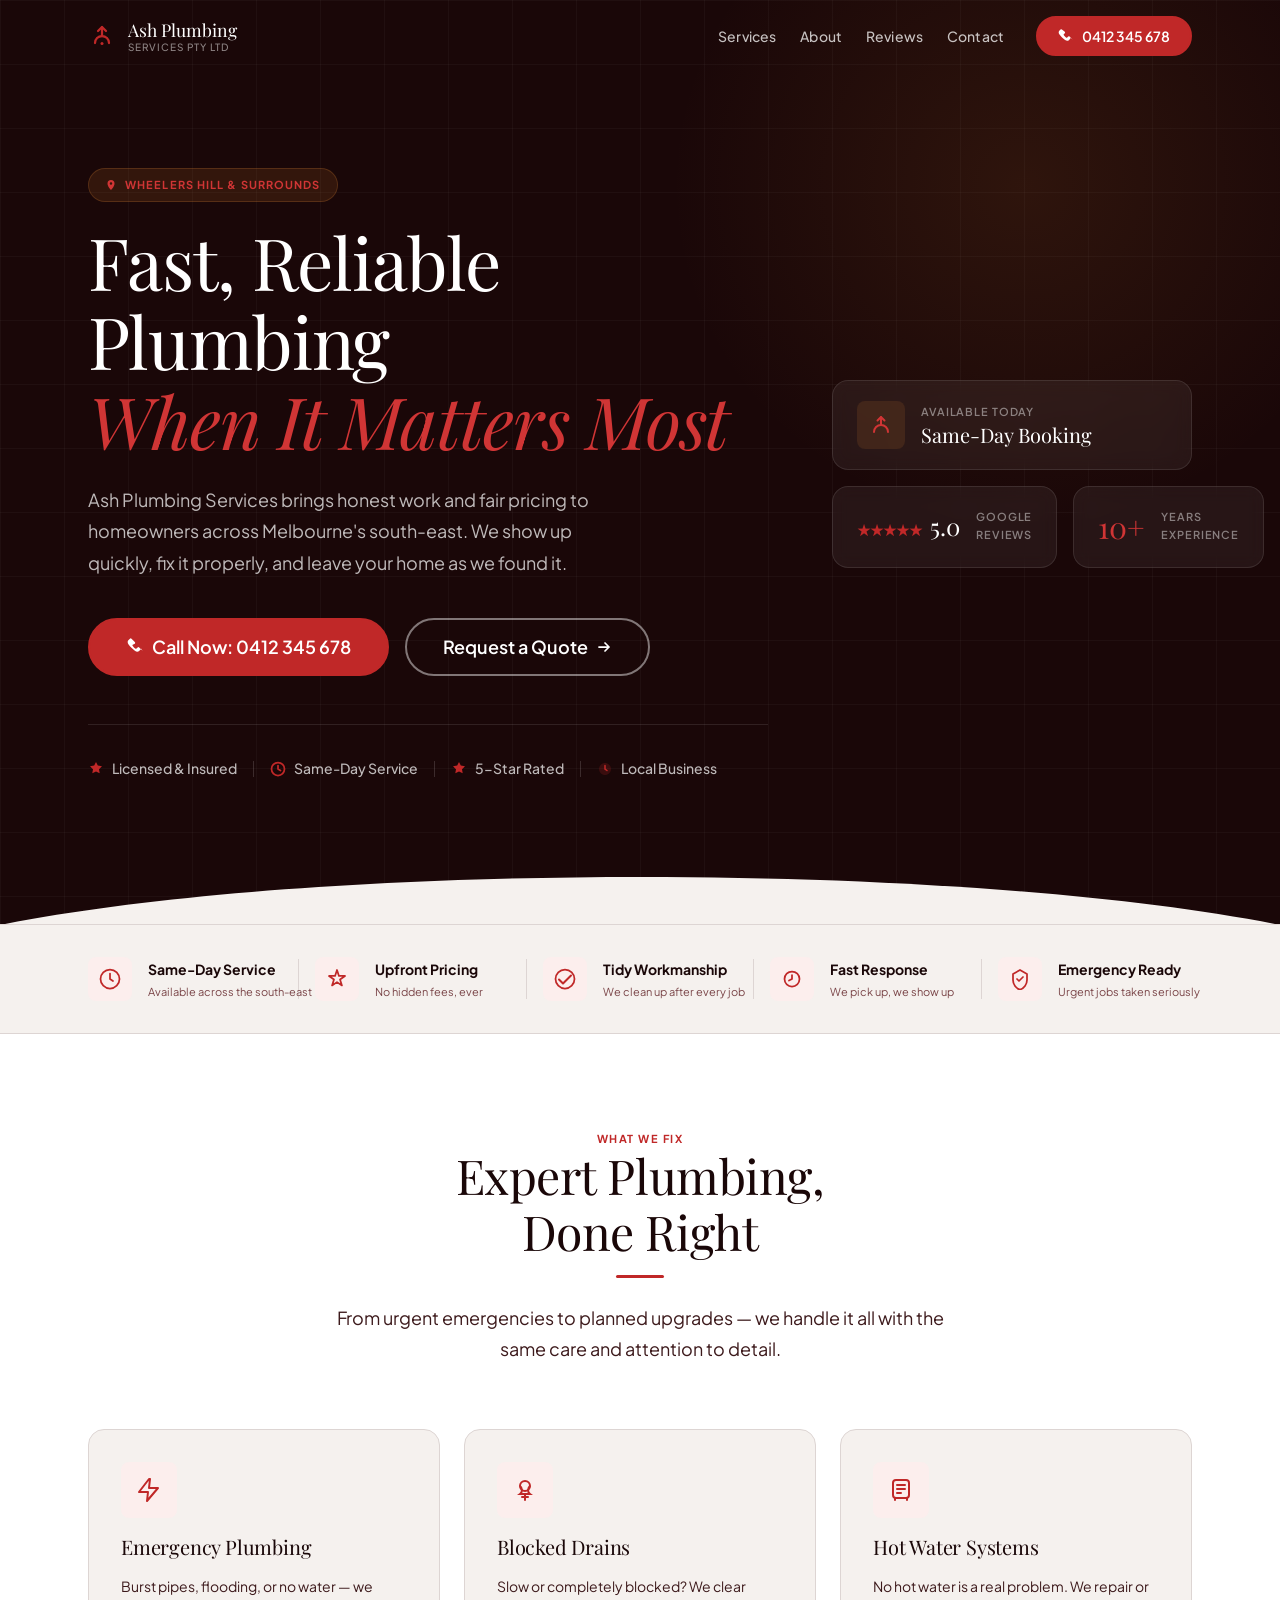
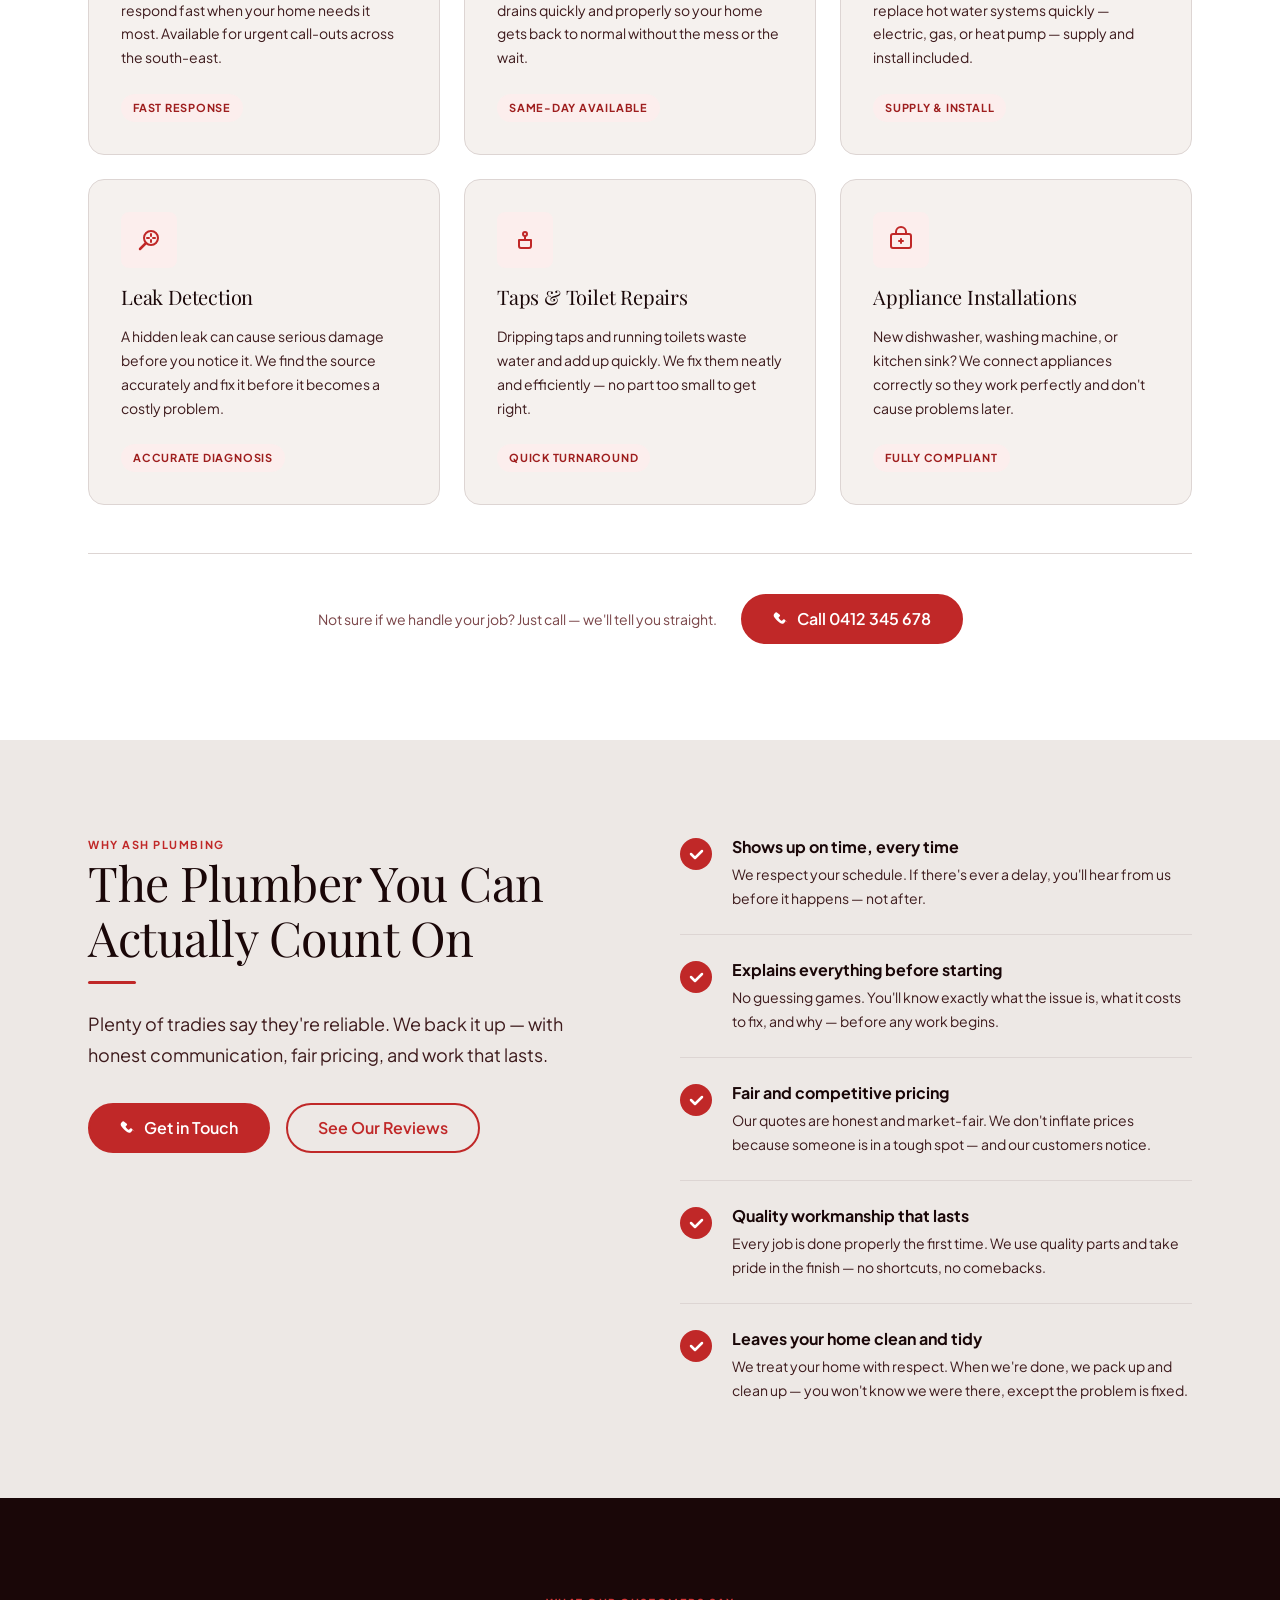
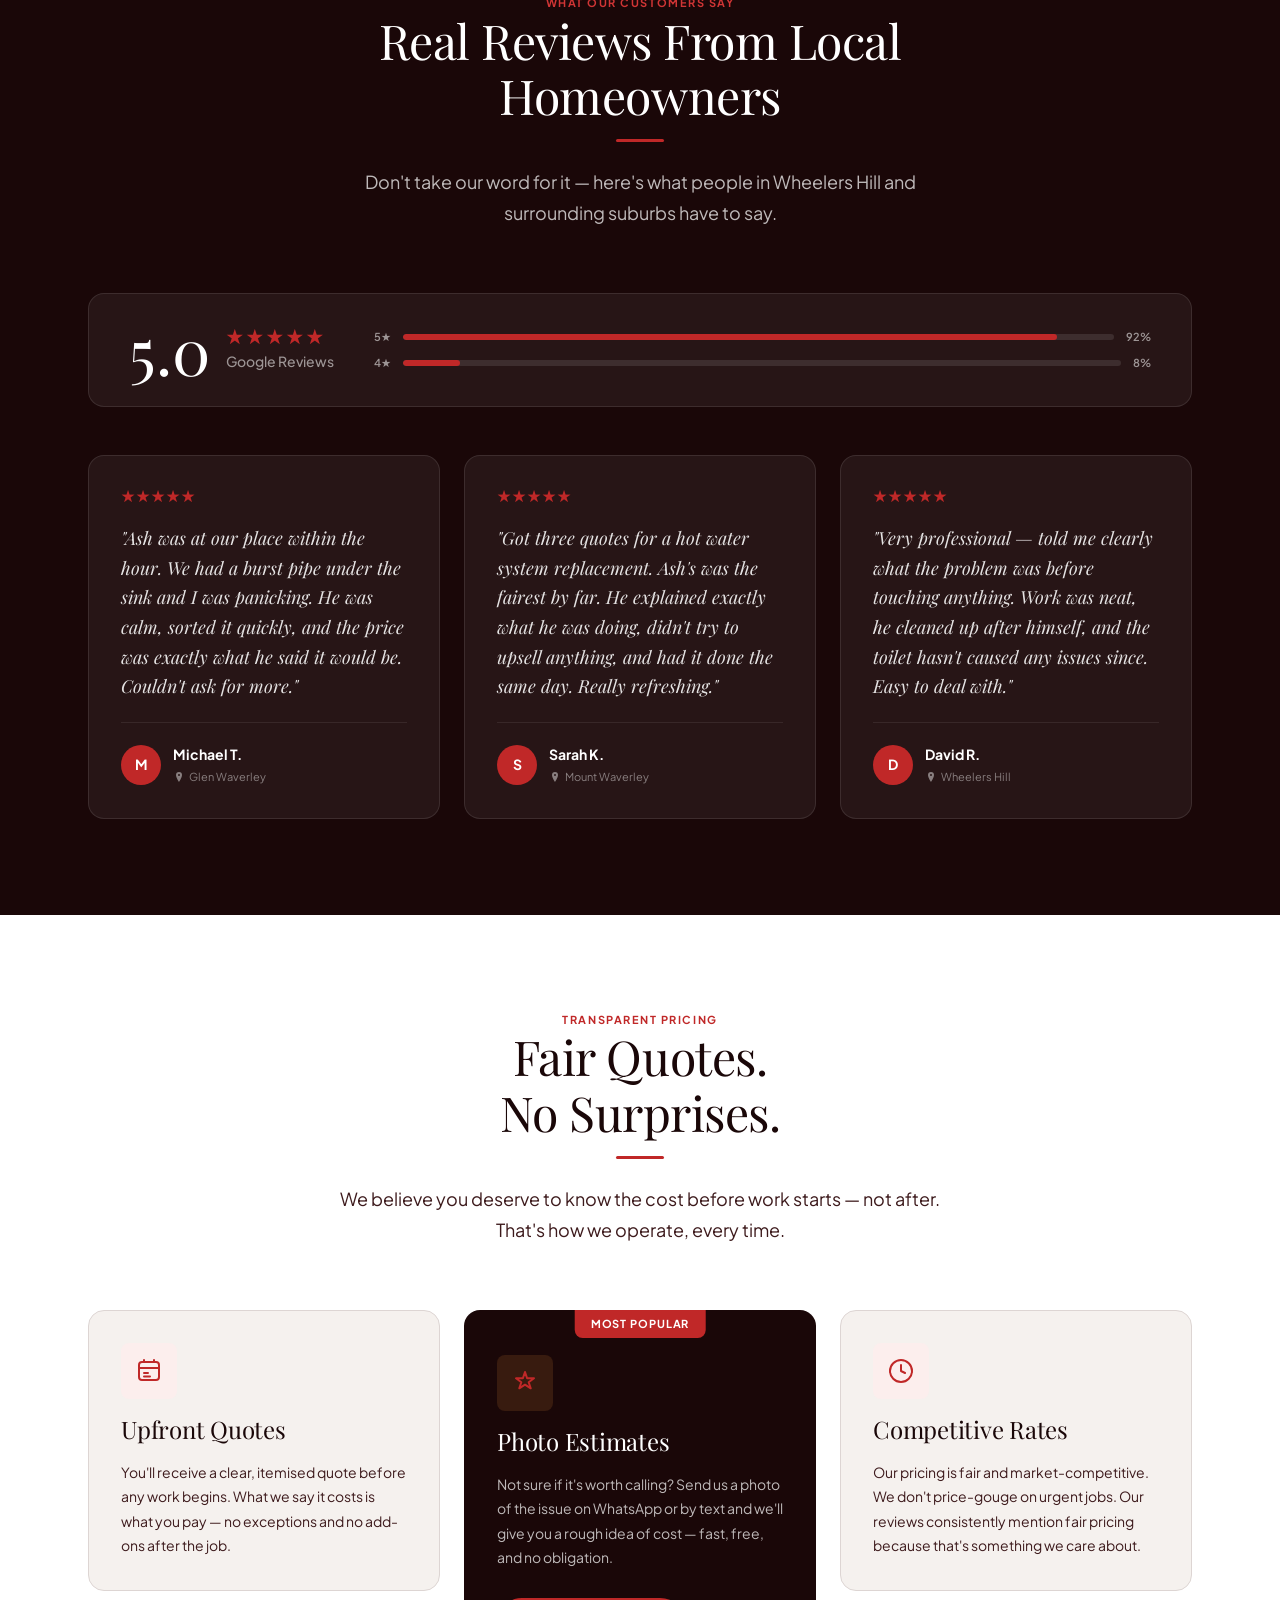
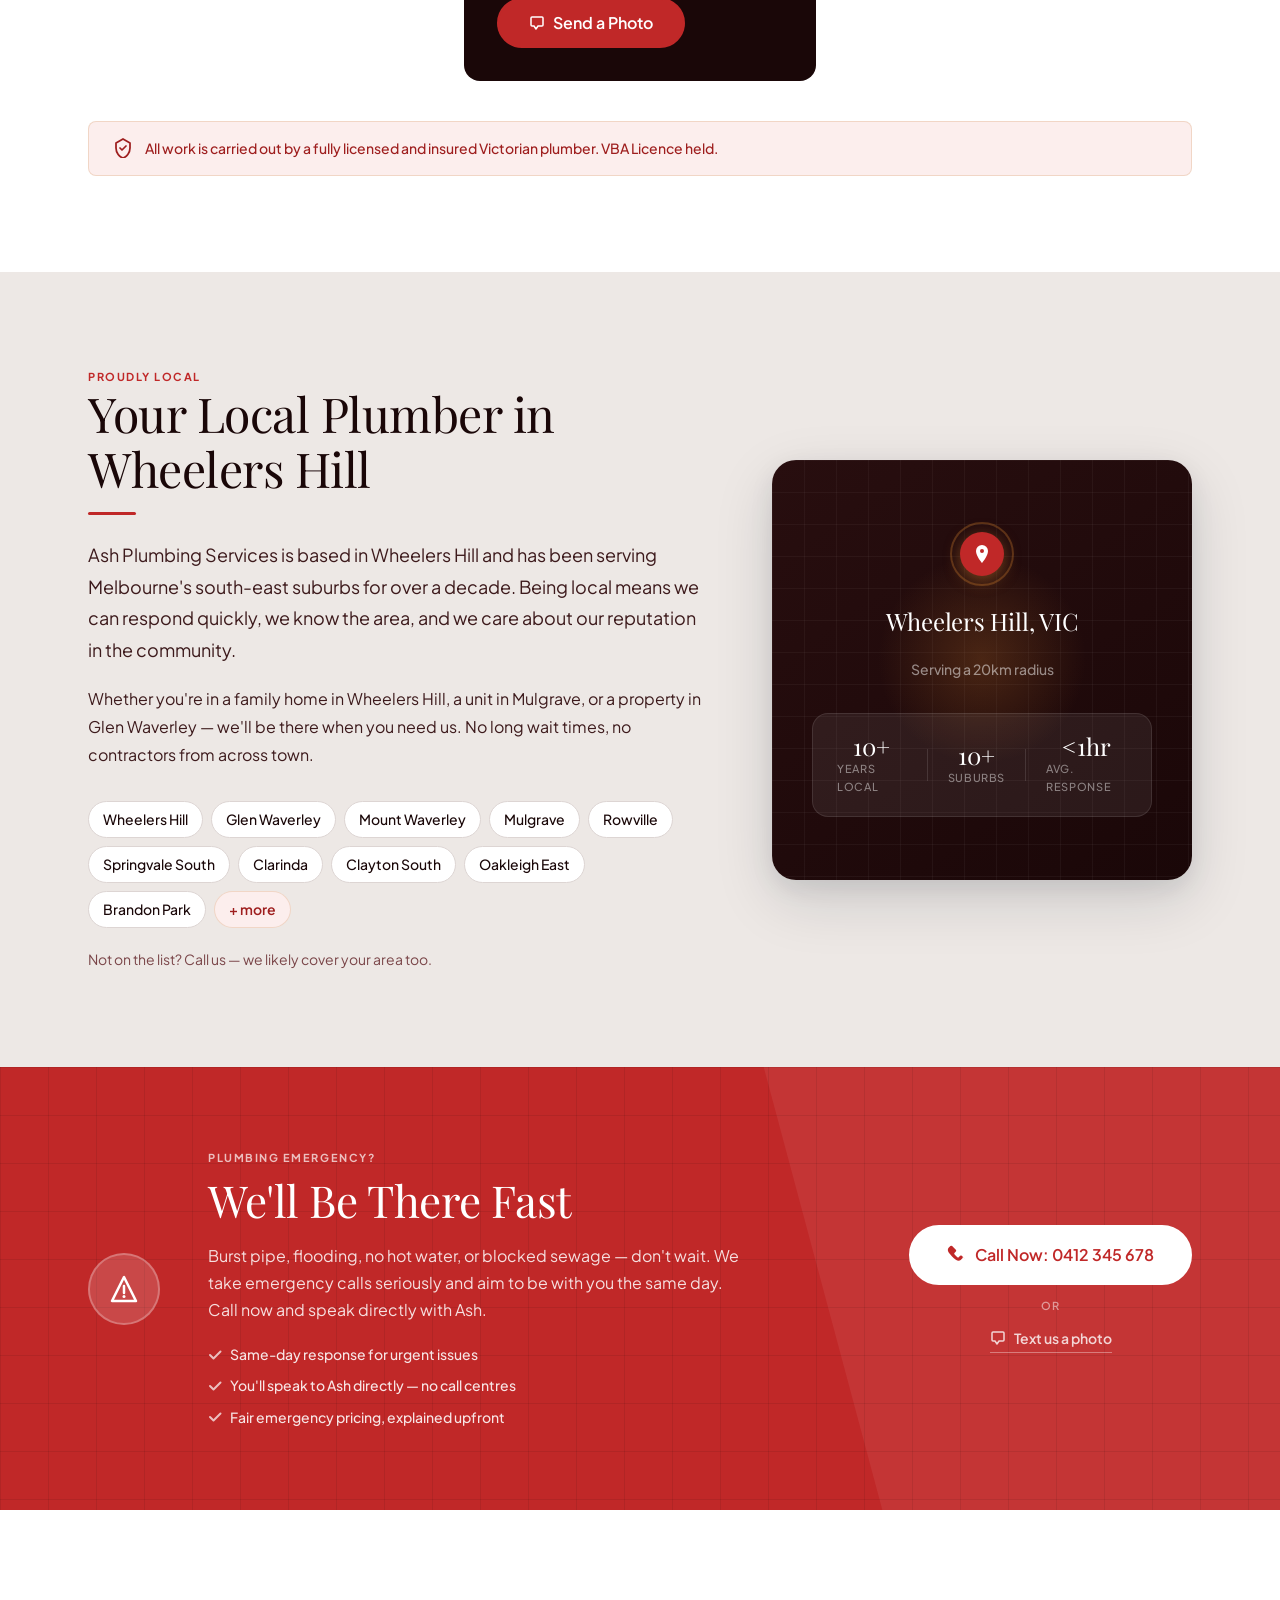
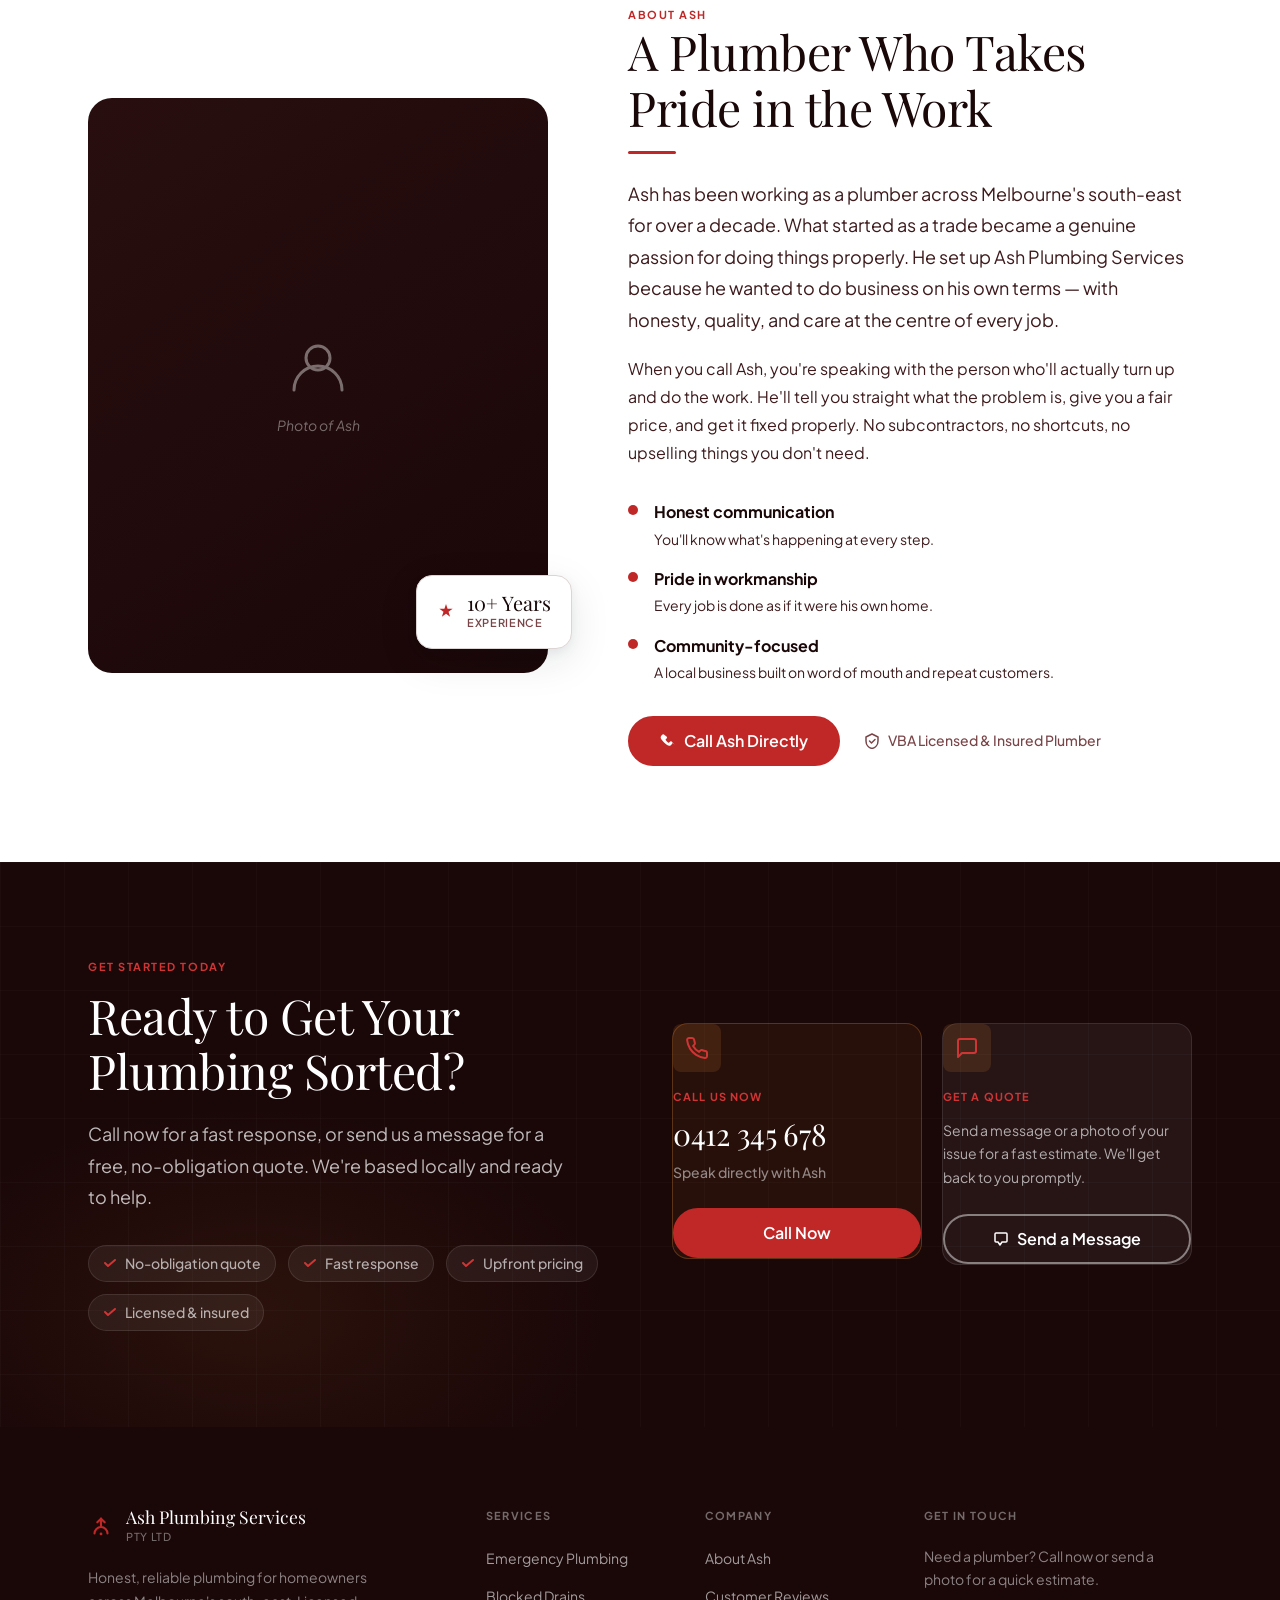
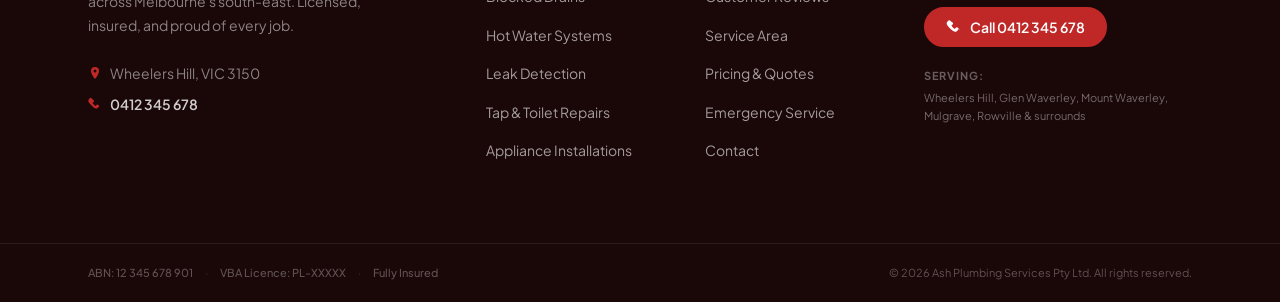
<file: index.html>
<!DOCTYPE html>
<html lang="en-AU">
<head>
  <meta charset="UTF-8">
  <meta name="viewport" content="width=device-width, initial-scale=1.0">
  <meta http-equiv="X-UA-Compatible" content="IE=edge">

  <!-- SEO -->
  <title>Ash Plumbing Services | Local Plumber in Wheelers Hill, VIC</title>
  <meta name="description" content="Ash Plumbing Services Pty Ltd — your trusted local plumber in Wheelers Hill, Melbourne. Same-day service, upfront pricing, emergency plumbing. Call 0412 345 678.">
  <meta name="keywords" content="plumber Wheelers Hill, plumber Glen Waverley, emergency plumber Melbourne south east, blocked drains, hot water system, leak detection, local plumber Victoria">
  <meta name="author" content="Ash Plumbing Services Pty Ltd">
  <meta name="robots" content="index, follow">
  <link rel="canonical" href="https://ashplumbingservices.com.au/">

  <!-- Open Graph -->
  <meta property="og:type" content="website">
  <meta property="og:site_name" content="Ash Plumbing Services">
  <meta property="og:title" content="Ash Plumbing Services | Plumber in Wheelers Hill, VIC">
  <meta property="og:description" content="Fast, reliable plumbing across Melbourne's south-east. Same-day service, fair pricing, fully licensed. Call Ash on 0412 345 678.">
  <meta property="og:url" content="https://ashplumbingservices.com.au/">
  <meta property="og:locale" content="en_AU">

  <!-- Twitter Card -->
  <meta name="twitter:card" content="summary_large_image">
  <meta name="twitter:title" content="Ash Plumbing Services | Wheelers Hill Plumber">
  <meta name="twitter:description" content="Fast, reliable plumbing in Wheelers Hill and Melbourne's south-east. Same-day service available.">

  <!-- Fonts -->
  <link rel="preconnect" href="https://fonts.googleapis.com">
  <link rel="preconnect" href="https://fonts.gstatic.com" crossorigin>
  <link href="https://fonts.googleapis.com/css2?family=Playfair+Display:ital,wght@0,400;0,600;1,400;1,600&family=Plus+Jakarta+Sans:wght@300;400;500;600;700&display=swap" rel="stylesheet">

  <!-- Styles -->
  <link rel="stylesheet" href="components/styles.css">

  <!-- Schema.org structured data -->
  <script type="application/ld+json">
  {
    "@context": "https://schema.org",
    "@type": "Plumber",
    "name": "Ash Plumbing Services Pty Ltd",
    "description": "Licensed plumber serving Wheelers Hill and Melbourne's south-east. Emergency plumbing, blocked drains, hot water systems, leak detection and more.",
    "url": "https://ashplumbingservices.com.au",
    "telephone": "+61412345678",
    "address": {
      "@type": "PostalAddress",
      "addressLocality": "Wheelers Hill",
      "addressRegion": "VIC",
      "postalCode": "3150",
      "addressCountry": "AU"
    },
    "geo": {
      "@type": "GeoCoordinates",
      "latitude": -37.8998,
      "longitude": 145.1904
    },
    "areaServed": [
      "Wheelers Hill",
      "Glen Waverley",
      "Mount Waverley",
      "Mulgrave",
      "Rowville",
      "Springvale South",
      "Clarinda",
      "Clayton South",
      "Oakleigh East",
      "Brandon Park"
    ],
    "openingHours": "Mo-Su 07:00-20:00",
    "priceRange": "$$",
    "aggregateRating": {
      "@type": "AggregateRating",
      "ratingValue": "5.0",
      "reviewCount": "47",
      "bestRating": "5",
      "worstRating": "1"
    },
    "hasOfferCatalog": {
      "@type": "OfferCatalog",
      "name": "Plumbing Services",
      "itemListElement": [
        { "@type": "Offer", "itemOffered": { "@type": "Service", "name": "Emergency Plumbing" } },
        { "@type": "Offer", "itemOffered": { "@type": "Service", "name": "Blocked Drains" } },
        { "@type": "Offer", "itemOffered": { "@type": "Service", "name": "Hot Water Systems" } },
        { "@type": "Offer", "itemOffered": { "@type": "Service", "name": "Leak Detection" } },
        { "@type": "Offer", "itemOffered": { "@type": "Service", "name": "Tap and Toilet Repairs" } },
        { "@type": "Offer", "itemOffered": { "@type": "Service", "name": "Appliance Installations" } }
      ]
    }
  }
  </script>

  <style>
    /* ============================================================
       PAGE-LEVEL STYLES — active nav link state
       ============================================================ */
    .navbar__link.is-active {
      color: var(--white);
    }
    .navbar__link.is-active::after {
      width: 100%;
    }

    /* Skip link for accessibility */
    .skip-link {
      position: absolute;
      top: -100%;
      left: var(--sp-4);
      background-color: var(--copper);
      color: var(--white);
      font-family: var(--font-body);
      font-size: var(--text-sm);
      font-weight: 600;
      padding: var(--sp-3) var(--sp-5);
      border-radius: 0 0 var(--r) var(--r);
      z-index: 9999;
      transition: top var(--t-fast);
    }
    .skip-link:focus {
      top: 0;
    }
  </style>
</head>

<body>

  <!-- Accessibility: skip to main -->
  <a href="#main-content" class="skip-link">Skip to main content</a>

  <!-- ① NAVBAR -->
  <nav class="navbar" id="navbar" role="navigation" aria-label="Main navigation">
    <div class="container">
      <div class="navbar__inner">
        <a href="#home" class="navbar__logo" aria-label="Ash Plumbing Services — home">
          <div class="navbar__logo-icon" aria-hidden="true">
            <svg width="28" height="28" viewBox="0 0 28 28" fill="none" xmlns="http://www.w3.org/2000/svg">
              <path d="M7 21c0-3.866 3.134-7 7-7s7 3.134 7 7" stroke="currentColor" stroke-width="2.25" stroke-linecap="round"/>
              <path d="M14 14V5" stroke="currentColor" stroke-width="2.25" stroke-linecap="round"/>
              <path d="M10 9l4-4 4 4" stroke="currentColor" stroke-width="2.25" stroke-linecap="round" stroke-linejoin="round"/>
              <circle cx="14" cy="21.5" r="1.5" fill="currentColor"/>
            </svg>
          </div>
          <div class="navbar__logo-text">
            <span class="navbar__logo-name">Ash Plumbing</span>
            <span class="navbar__logo-sub">Services Pty Ltd</span>
          </div>
        </a>
        <ul class="navbar__links" role="list">
          <li><a href="#services" class="navbar__link">Services</a></li>
          <li><a href="#about" class="navbar__link">About</a></li>
          <li><a href="#reviews" class="navbar__link">Reviews</a></li>
          <li><a href="#contact" class="navbar__link">Contact</a></li>
        </ul>
        <a href="tel:0412345678" class="btn btn--primary btn-sm navbar__cta" aria-label="Call Ash Plumbing: 0412 345 678">
          <svg width="16" height="16" viewBox="0 0 16 16" fill="none" aria-hidden="true">
            <path d="M14.5 11.5l-2.9-2.9a1 1 0 00-1.4 0l-1 1c-.2.2-.5.3-.8.1-.9-.6-2.1-1.8-2.7-2.7-.2-.3-.1-.6.1-.8l1-1a1 1 0 000-1.4L3.9 1.5a1 1 0 00-1.4 0L1.3 2.7C.5 3.5.4 5 1.5 6.4c1.5 2 3.5 4 5.6 5.6 1.4 1.1 2.9 1 3.7.2l1.2-1.2a1 1 0 000-1.5z" fill="currentColor"/>
          </svg>
          0412 345 678
        </a>
        <button class="navbar__burger" id="navBurger" aria-label="Open menu" aria-expanded="false" aria-controls="navMobile">
          <span></span><span></span><span></span>
        </button>
      </div>
    </div>
    <div class="navbar__mobile" id="navMobile" aria-hidden="true">
      <div class="container">
        <ul class="navbar__mobile-links" role="list">
          <li><a href="#services" class="navbar__mobile-link">Services</a></li>
          <li><a href="#about" class="navbar__mobile-link">About</a></li>
          <li><a href="#reviews" class="navbar__mobile-link">Reviews</a></li>
          <li><a href="#contact" class="navbar__mobile-link">Contact</a></li>
        </ul>
        <a href="tel:0412345678" class="btn btn--primary" style="width:100%; margin-top:1.25rem; justify-content:center;">
          <svg width="16" height="16" viewBox="0 0 16 16" fill="none" aria-hidden="true">
            <path d="M14.5 11.5l-2.9-2.9a1 1 0 00-1.4 0l-1 1c-.2.2-.5.3-.8.1-.9-.6-2.1-1.8-2.7-2.7-.2-.3-.1-.6.1-.8l1-1a1 1 0 000-1.4L3.9 1.5a1 1 0 00-1.4 0L1.3 2.7C.5 3.5.4 5 1.5 6.4c1.5 2 3.5 4 5.6 5.6 1.4 1.1 2.9 1 3.7.2l1.2-1.2a1 1 0 000-1.5z" fill="currentColor"/>
          </svg>
          Call Now: 0412 345 678
        </a>
      </div>
    </div>
  </nav>

  <!-- Navbar component styles -->
  <style>
    .navbar { position:fixed; top:0; left:0; right:0; z-index:1000; background-color:transparent; transition:background-color var(--t),box-shadow var(--t),border-bottom-color var(--t); border-bottom:1px solid transparent; }
    .navbar.scrolled { background-color:rgba(12,25,41,0.97); backdrop-filter:blur(12px); -webkit-backdrop-filter:blur(12px); box-shadow:0 2px 20px rgba(0,0,0,.25); border-bottom-color:rgba(255,255,255,.06); }
    .navbar__inner { display:flex; align-items:center; height:72px; gap:var(--sp-8); }
    .navbar__logo { display:flex; align-items:center; gap:var(--sp-3); color:var(--white); flex-shrink:0; transition:opacity var(--t-fast); }
    .navbar__logo:hover { opacity:0.85; }
    .navbar__logo-icon { color:var(--copper); flex-shrink:0; }
    .navbar__logo-text { display:flex; flex-direction:column; }
    .navbar__logo-name { font-family:var(--font-display); font-size:1.1rem; line-height:1.1; color:var(--white); font-weight:400; }
    .navbar__logo-sub { font-family:var(--font-body); font-size:0.625rem; font-weight:500; letter-spacing:0.10em; text-transform:uppercase; color:rgba(255,255,255,.5); line-height:1; margin-top:2px; }
    .navbar__links { display:flex; align-items:center; gap:var(--sp-6); margin-left:auto; }
    .navbar__link { font-size:var(--text-sm); font-weight:500; color:rgba(255,255,255,.75); letter-spacing:0.01em; transition:color var(--t-fast); position:relative; }
    .navbar__link::after { content:''; position:absolute; bottom:-3px; left:0; width:0; height:2px; background-color:var(--copper); border-radius:var(--r-full); transition:width var(--t); }
    .navbar__link:hover, .navbar__link.is-active { color:var(--white); }
    .navbar__link:hover::after, .navbar__link.is-active::after { width:100%; }
    .navbar__cta { flex-shrink:0; font-size:var(--text-sm); padding:10px 20px; }
    .navbar__burger { display:none; flex-direction:column; justify-content:center; gap:5px; width:36px; height:36px; margin-left:auto; padding:4px; }
    .navbar__burger span { display:block; width:22px; height:2px; background-color:var(--white); border-radius:var(--r-full); transition:transform var(--t),opacity var(--t); }
    .navbar__burger.is-open span:nth-child(1) { transform:translateY(7px) rotate(45deg); }
    .navbar__burger.is-open span:nth-child(2) { opacity:0; transform:scaleX(0); }
    .navbar__burger.is-open span:nth-child(3) { transform:translateY(-7px) rotate(-45deg); }
    .navbar__mobile { display:none; overflow:hidden; max-height:0; transition:max-height 0.35s var(--ease); background-color:var(--navy); border-top:1px solid rgba(255,255,255,.08); }
    .navbar__mobile.is-open { max-height:400px; }
    .navbar__mobile > .container { padding-block:var(--sp-6); }
    .navbar__mobile-links { display:flex; flex-direction:column; gap:0; }
    .navbar__mobile-link { display:block; font-size:var(--text-lg); font-weight:500; color:rgba(255,255,255,.80); padding:var(--sp-3) 0; border-bottom:1px solid rgba(255,255,255,.08); transition:color var(--t-fast); }
    .navbar__mobile-link:hover { color:var(--white); }
    @media(max-width:860px) { .navbar__links{display:none} .navbar__cta{display:none} .navbar__burger{display:flex} .navbar__mobile{display:block} }
    @media(max-width:480px) { .navbar__logo-sub{display:none} .navbar__inner{height:64px} }
  </style>

  <main id="main-content">

    <!-- ② HERO -->
    <section class="hero section--dark" id="home" aria-label="Hero">
      <div class="hero__bg" aria-hidden="true">
        <div class="hero__bg-grid"></div>
        <div class="hero__bg-glow"></div>
      </div>
      <div class="container">
        <div class="hero__inner">
          <div class="hero__content">
            <div class="badge badge--light anim-fade-up" role="text">
              <svg width="12" height="12" viewBox="0 0 12 12" fill="none" aria-hidden="true"><path d="M6 1a3.5 3.5 0 00-3.5 3.5C2.5 7.5 6 11 6 11s3.5-3.5 3.5-6.5A3.5 3.5 0 006 1zm0 4.75a1.25 1.25 0 110-2.5 1.25 1.25 0 010 2.5z" fill="currentColor"/></svg>
              Wheelers Hill &amp; Surrounds
            </div>
            <h1 class="display-1 hero__headline anim-fade-up anim-d1">
              Fast, Reliable Plumbing<br>
              <em class="hero__headline-em">When It Matters Most</em>
            </h1>
            <p class="body-lg hero__sub anim-fade-up anim-d2">
              Ash Plumbing Services brings honest work and fair pricing to homeowners across Melbourne's south-east. We show up quickly, fix it properly, and leave your home as we found it.
            </p>
            <div class="hero__ctas anim-fade-up anim-d3">
              <a href="tel:0412345678" class="btn btn--primary btn-lg" aria-label="Call Ash Plumbing on 0412 345 678">
                <svg width="18" height="18" viewBox="0 0 18 18" fill="none" aria-hidden="true"><path d="M16.5 12.75l-3.3-3.3a1.125 1.125 0 00-1.575 0l-1.125 1.125c-.225.225-.562.337-.9.112-1.012-.675-2.362-2.025-3.037-3.037-.225-.338-.113-.675.112-.9L8.8 5.625a1.125 1.125 0 000-1.575L5.5 0.75A1.125 1.125 0 003.925.75L2.35 2.325C1.45 3.225 1.337 4.95 2.575 6.525c1.688 2.25 3.938 4.5 6.3 6.3 1.575 1.238 3.3 1.125 4.2.225l1.575-1.575a1.125 1.125 0 000-1.725z" fill="currentColor"/></svg>
                Call Now: 0412 345 678
              </a>
              <a href="#contact" class="btn btn--ghost-light btn-lg">
                Request a Quote
                <svg width="16" height="16" viewBox="0 0 16 16" fill="none" aria-hidden="true"><path d="M3 8h10M9 4l4 4-4 4" stroke="currentColor" stroke-width="1.75" stroke-linecap="round" stroke-linejoin="round"/></svg>
              </a>
            </div>
            <div class="hero__trust anim-fade-up anim-d4" role="list" aria-label="Trust indicators">
              <div class="hero__trust-item" role="listitem">
                <svg class="hero__trust-icon" width="16" height="16" viewBox="0 0 16 16" fill="none" aria-hidden="true"><path d="M8 1l1.8 3.6L14 5.3l-3 2.9.7 4.1L8 10.4l-3.7 1.9.7-4.1-3-2.9 4.2-.7z" fill="currentColor"/></svg>
                <span>Licensed &amp; Insured</span>
              </div>
              <div class="hero__trust-sep" aria-hidden="true"></div>
              <div class="hero__trust-item" role="listitem">
                <svg class="hero__trust-icon" width="16" height="16" viewBox="0 0 16 16" fill="none" aria-hidden="true"><circle cx="8" cy="8" r="6.5" stroke="currentColor" stroke-width="1.75"/><path d="M8 4.5V8l2.5 1.5" stroke="currentColor" stroke-width="1.75" stroke-linecap="round" stroke-linejoin="round"/></svg>
                <span>Same-Day Service</span>
              </div>
              <div class="hero__trust-sep" aria-hidden="true"></div>
              <div class="hero__trust-item" role="listitem">
                <svg class="hero__trust-icon" width="16" height="16" viewBox="0 0 16 16" fill="none" aria-hidden="true"><path d="M8 1l1.8 3.6L14 5.3l-3 2.9.7 4.1L8 10.4l-3.7 1.9.7-4.1-3-2.9 4.2-.7z" fill="currentColor"/></svg>
                <span>5-Star Rated</span>
              </div>
              <div class="hero__trust-sep" aria-hidden="true"></div>
              <div class="hero__trust-item" role="listitem">
                <svg class="hero__trust-icon" width="16" height="16" viewBox="0 0 16 16" fill="none" aria-hidden="true"><path d="M8 2C4.686 2 2 4.686 2 8s2.686 6 6 6 6-2.686 6-6-2.686-6-6-6z" fill="currentColor" opacity=".2"/><path d="M8 4.5V8l2 1.5" stroke="currentColor" stroke-width="1.5" stroke-linecap="round"/></svg>
                <span>Local Business</span>
              </div>
            </div>
          </div>
          <div class="hero__visual anim-fade-up anim-d3" aria-hidden="true">
            <div class="hero__card">
              <div class="hero__card-icon">
                <svg width="28" height="28" viewBox="0 0 28 28" fill="none"><path d="M7 21c0-3.866 3.134-7 7-7s7 3.134 7 7" stroke="currentColor" stroke-width="2" stroke-linecap="round"/><path d="M14 14V6" stroke="currentColor" stroke-width="2" stroke-linecap="round"/><path d="M10.5 9.5L14 6l3.5 3.5" stroke="currentColor" stroke-width="2" stroke-linecap="round" stroke-linejoin="round"/></svg>
              </div>
              <div>
                <div class="hero__card-label">Available Today</div>
                <div class="hero__card-value">Same-Day Booking</div>
              </div>
            </div>
            <div style="display:flex; gap:1rem;">
              <div class="hero__card hero__card--sm" style="flex:1;">
                <div class="hero__rating">
                  <span class="hero__stars">★★★★★</span>
                  <strong>5.0</strong>
                </div>
                <div class="hero__card-label">Google Reviews</div>
              </div>
              <div class="hero__card hero__card--sm" style="flex:1;">
                <div class="hero__card-value hero__card-value--lg">10+</div>
                <div class="hero__card-label">Years Experience</div>
              </div>
            </div>
          </div>
        </div>
      </div>
      <div class="hero__curve" aria-hidden="true">
        <svg viewBox="0 0 1440 64" preserveAspectRatio="none" xmlns="http://www.w3.org/2000/svg"><path d="M0,64 C360,0 1080,0 1440,64 L1440,64 L0,64 Z" fill="var(--bg)"/></svg>
      </div>
    </section>

    <!-- Hero styles -->
    <style>
      .hero { position:relative; min-height:100svh; display:flex; align-items:center; padding-top:calc(72px + var(--section-py)); padding-bottom:calc(var(--section-py) + 48px); overflow:hidden; }
      .hero__bg { position:absolute; inset:0; pointer-events:none; overflow:hidden; }
      .hero__bg-grid { position:absolute; inset:0; background-image:linear-gradient(rgba(255,255,255,.03) 1px,transparent 1px),linear-gradient(90deg,rgba(255,255,255,.03) 1px,transparent 1px); background-size:64px 64px; }
      .hero__bg-glow { position:absolute; top:-20%; right:-10%; width:60%; height:80%; background:radial-gradient(ellipse at center,rgba(196,118,44,.12) 0%,transparent 65%); border-radius:50%; }
      .hero__inner { display:grid; grid-template-columns:1fr 360px; gap:var(--sp-16); align-items:center; width:100%; }
      .hero__content { max-width:680px; }
      .hero__headline { color:var(--white); margin-top:var(--sp-5); margin-bottom:var(--sp-6); }
      .hero__headline-em { font-style:italic; color:var(--copper-hover); }
      .hero__sub { color:var(--text-light); max-width:540px; margin-bottom:var(--sp-10); }
      .hero__ctas { display:flex; flex-wrap:wrap; gap:var(--sp-4); margin-bottom:var(--sp-12); }
      .hero__trust { display:flex; flex-wrap:wrap; align-items:center; gap:var(--sp-4); padding-top:var(--sp-8); border-top:1px solid rgba(255,255,255,.10); }
      .hero__trust-item { display:flex; align-items:center; gap:var(--sp-2); font-size:var(--text-sm); font-weight:500; color:rgba(255,255,255,.72); }
      .hero__trust-icon { color:var(--copper); flex-shrink:0; }
      .hero__trust-sep { width:1px; height:16px; background-color:rgba(255,255,255,.15); }
      .hero__visual { display:flex; flex-direction:column; gap:var(--sp-4); }
      .hero__card { background:rgba(255,255,255,.06); border:1px solid rgba(255,255,255,.10); border-radius:var(--r-lg); padding:var(--sp-5) var(--sp-6); display:flex; align-items:center; gap:var(--sp-4); backdrop-filter:blur(8px); }
      .hero__card-icon { width:48px; height:48px; display:flex; align-items:center; justify-content:center; background:rgba(196,118,44,.15); border-radius:var(--r); color:var(--copper-hover); flex-shrink:0; }
      .hero__card-label { font-size:var(--text-xs); font-weight:600; letter-spacing:0.08em; text-transform:uppercase; color:rgba(255,255,255,.45); margin-bottom:2px; }
      .hero__card-value { font-family:var(--font-display); font-size:var(--text-xl); color:var(--white); line-height:1.2; }
      .hero__card-value--lg { font-family:var(--font-display); font-size:var(--text-3xl); color:var(--copper-hover); line-height:1; }
      .hero__rating { display:flex; align-items:baseline; gap:var(--sp-2); }
      .hero__stars { color:var(--copper); font-size:var(--text-base); letter-spacing:-1px; }
      .hero__rating strong { font-family:var(--font-display); font-size:var(--text-2xl); color:var(--white); font-weight:400; }
      .hero__curve { position:absolute; bottom:-1px; left:0; right:0; height:64px; }
      .hero__curve svg { width:100%; height:100%; }
      @media(max-width:1024px) { .hero__inner{grid-template-columns:1fr} .hero__visual{flex-direction:row;flex-wrap:wrap} .hero__card{flex:1;min-width:200px} .hero__content{max-width:100%} }
      @media(max-width:768px) { .hero{min-height:auto;padding-top:calc(64px + var(--section-py))} .hero__visual{display:none} .hero__trust-sep{display:none} .hero__trust{gap:var(--sp-3) var(--sp-5)} }
      @media(max-width:480px) { .hero__ctas{flex-direction:column} .hero__ctas .btn{width:100%;justify-content:center} }
    </style>

    <!-- ③ TRUST BAR -->
    <section class="trust-bar" aria-label="Why choose us at a glance">
      <div class="container">
        <ul class="trust-bar__list" role="list">
          <li class="trust-bar__item reveal">
            <div class="trust-bar__icon" aria-hidden="true"><svg width="22" height="22" viewBox="0 0 22 22" fill="none"><circle cx="11" cy="11" r="9.5" stroke="currentColor" stroke-width="1.75"/><path d="M11 5.5V11l3 2" stroke="currentColor" stroke-width="1.75" stroke-linecap="round" stroke-linejoin="round"/></svg></div>
            <div class="trust-bar__text"><strong>Same-Day Service</strong><span>Available across the south-east</span></div>
          </li>
          <li class="trust-bar__divider" aria-hidden="true"></li>
          <li class="trust-bar__item reveal reveal-d1">
            <div class="trust-bar__icon" aria-hidden="true"><svg width="22" height="22" viewBox="0 0 22 22" fill="none"><path d="M11 2l1.94 5.96H19l-4.97 3.61 1.9 5.83L11 14.12l-4.93 3.28 1.9-5.83L3 7.96h6.06z" stroke="currentColor" stroke-width="1.75" stroke-linejoin="round"/></svg></div>
            <div class="trust-bar__text"><strong>Upfront Pricing</strong><span>No hidden fees, ever</span></div>
          </li>
          <li class="trust-bar__divider" aria-hidden="true"></li>
          <li class="trust-bar__item reveal reveal-d2">
            <div class="trust-bar__icon" aria-hidden="true"><svg width="22" height="22" viewBox="0 0 22 22" fill="none"><path d="M5 11.5l4 4 8-8" stroke="currentColor" stroke-width="2" stroke-linecap="round" stroke-linejoin="round"/><circle cx="11" cy="11" r="9.5" stroke="currentColor" stroke-width="1.75"/></svg></div>
            <div class="trust-bar__text"><strong>Tidy Workmanship</strong><span>We clean up after every job</span></div>
          </li>
          <li class="trust-bar__divider" aria-hidden="true"></li>
          <li class="trust-bar__item reveal reveal-d3">
            <div class="trust-bar__icon" aria-hidden="true"><svg width="22" height="22" viewBox="0 0 22 22" fill="none"><path d="M3.5 11a7.5 7.5 0 1015 0 7.5 7.5 0 00-15 0z" stroke="currentColor" stroke-width="1.75"/><path d="M11 7v4l-3 1.5" stroke="currentColor" stroke-width="1.75" stroke-linecap="round" stroke-linejoin="round"/></svg></div>
            <div class="trust-bar__text"><strong>Fast Response</strong><span>We pick up, we show up</span></div>
          </li>
          <li class="trust-bar__divider" aria-hidden="true"></li>
          <li class="trust-bar__item reveal reveal-d4">
            <div class="trust-bar__icon" aria-hidden="true"><svg width="22" height="22" viewBox="0 0 22 22" fill="none"><path d="M11 2L4 6v6c0 4.42 2.97 8.55 7 9.5 4.03-.95 7-5.08 7-9.5V6l-7-4z" stroke="currentColor" stroke-width="1.75" stroke-linejoin="round"/><path d="M8 11l2 2 4-4" stroke="currentColor" stroke-width="1.75" stroke-linecap="round" stroke-linejoin="round"/></svg></div>
            <div class="trust-bar__text"><strong>Emergency Ready</strong><span>Urgent jobs taken seriously</span></div>
          </li>
        </ul>
      </div>
    </section>

    <style>
      .trust-bar { background-color:var(--bg); border-top:1px solid var(--border); border-bottom:1px solid var(--border); padding-block:var(--sp-8); }
      .trust-bar__list { display:flex; align-items:center; justify-content:space-between; gap:var(--sp-4); }
      .trust-bar__item { display:flex; align-items:center; gap:var(--sp-4); flex:1; min-width:0; }
      .trust-bar__icon { flex-shrink:0; width:44px; height:44px; display:flex; align-items:center; justify-content:center; background-color:var(--copper-pale); border-radius:var(--r); color:var(--copper); }
      .trust-bar__text { display:flex; flex-direction:column; gap:2px; min-width:0; }
      .trust-bar__text strong { font-size:var(--text-sm); font-weight:700; color:var(--text-dark); white-space:nowrap; }
      .trust-bar__text span { font-size:var(--text-xs); color:var(--text-muted); white-space:nowrap; }
      .trust-bar__divider { width:1px; height:40px; background-color:var(--border); flex-shrink:0; }
      @media(max-width:1024px) { .trust-bar__list{gap:var(--sp-3)} .trust-bar__text span{display:none} }
      @media(max-width:768px) { .trust-bar{padding-block:var(--sp-6)} .trust-bar__list{display:grid;grid-template-columns:1fr 1fr;gap:var(--sp-4)} .trust-bar__divider{display:none} .trust-bar__text span{display:block} }
      @media(max-width:400px) { .trust-bar__list{grid-template-columns:1fr} }
    </style>

    <!-- ④ SERVICES -->
    <section class="services section section--white" id="services" aria-labelledby="services-heading">
      <div class="container">
        <header class="section-header--center">
          <p class="eyebrow">What We Fix</p>
          <h2 class="display-2" id="services-heading">Expert Plumbing,<br>Done Right</h2>
          <span class="accent-line accent-line--center"></span>
          <p class="body-lg" style="margin-top:1.5rem;">From urgent emergencies to planned upgrades — we handle it all with the same care and attention to detail.</p>
        </header>
        <ul class="services__grid" role="list">
          <li class="service-card reveal" role="listitem">
            <div class="service-card__icon" aria-hidden="true"><svg width="28" height="28" viewBox="0 0 28 28" fill="none"><path d="M14 3L4 16h9l-1 9 11-13h-9l1-9z" stroke="currentColor" stroke-width="2" stroke-linecap="round" stroke-linejoin="round"/></svg></div>
            <h3 class="service-card__title">Emergency Plumbing</h3>
            <p class="service-card__desc">Burst pipes, flooding, or no water — we respond fast when your home needs it most. Available for urgent call-outs across the south-east.</p>
            <div class="service-card__tag">Fast response</div>
          </li>
          <li class="service-card reveal reveal-d1" role="listitem">
            <div class="service-card__icon" aria-hidden="true"><svg width="28" height="28" viewBox="0 0 28 28" fill="none"><circle cx="14" cy="10" r="5" stroke="currentColor" stroke-width="2"/><path d="M9 10a5 5 0 010 8h10a5 5 0 010-8" stroke="currentColor" stroke-width="2"/><path d="M14 24v-6" stroke="currentColor" stroke-width="2" stroke-linecap="round"/><path d="M11 21h6" stroke="currentColor" stroke-width="2" stroke-linecap="round"/></svg></div>
            <h3 class="service-card__title">Blocked Drains</h3>
            <p class="service-card__desc">Slow or completely blocked? We clear drains quickly and properly so your home gets back to normal without the mess or the wait.</p>
            <div class="service-card__tag">Same-day available</div>
          </li>
          <li class="service-card reveal reveal-d2" role="listitem">
            <div class="service-card__icon" aria-hidden="true"><svg width="28" height="28" viewBox="0 0 28 28" fill="none"><rect x="6" y="4" width="16" height="18" rx="3" stroke="currentColor" stroke-width="2"/><path d="M10 9h8M10 13h8M10 17h4" stroke="currentColor" stroke-width="2" stroke-linecap="round"/><path d="M20 22v2M8 22v2" stroke="currentColor" stroke-width="2" stroke-linecap="round"/></svg></div>
            <h3 class="service-card__title">Hot Water Systems</h3>
            <p class="service-card__desc">No hot water is a real problem. We repair or replace hot water systems quickly — electric, gas, or heat pump — supply and install included.</p>
            <div class="service-card__tag">Supply &amp; install</div>
          </li>
          <li class="service-card reveal reveal-d3" role="listitem">
            <div class="service-card__icon" aria-hidden="true"><svg width="28" height="28" viewBox="0 0 28 28" fill="none"><circle cx="16" cy="12" r="7" stroke="currentColor" stroke-width="2"/><path d="M11 17l-6 6" stroke="currentColor" stroke-width="2.5" stroke-linecap="round"/><path d="M16 8v2M16 14v2M12 12h2M18 12h2" stroke="currentColor" stroke-width="2" stroke-linecap="round"/></svg></div>
            <h3 class="service-card__title">Leak Detection</h3>
            <p class="service-card__desc">A hidden leak can cause serious damage before you notice it. We find the source accurately and fix it before it becomes a costly problem.</p>
            <div class="service-card__tag">Accurate diagnosis</div>
          </li>
          <li class="service-card reveal reveal-d1" role="listitem">
            <div class="service-card__icon" aria-hidden="true"><svg width="28" height="28" viewBox="0 0 28 28" fill="none"><path d="M8 14h12M8 14v6a2 2 0 002 2h8a2 2 0 002-2v-6" stroke="currentColor" stroke-width="2" stroke-linecap="round"/><path d="M14 14v-4" stroke="currentColor" stroke-width="2" stroke-linecap="round"/><circle cx="14" cy="8" r="2" stroke="currentColor" stroke-width="2"/></svg></div>
            <h3 class="service-card__title">Taps &amp; Toilet Repairs</h3>
            <p class="service-card__desc">Dripping taps and running toilets waste water and add up quickly. We fix them neatly and efficiently — no part too small to get right.</p>
            <div class="service-card__tag">Quick turnaround</div>
          </li>
          <li class="service-card reveal reveal-d2" role="listitem">
            <div class="service-card__icon" aria-hidden="true"><svg width="28" height="28" viewBox="0 0 28 28" fill="none"><rect x="4" y="8" width="20" height="14" rx="2" stroke="currentColor" stroke-width="2"/><path d="M9 8V6a5 5 0 0110 0v2" stroke="currentColor" stroke-width="2"/><path d="M14 13v4M12 15h4" stroke="currentColor" stroke-width="2" stroke-linecap="round"/></svg></div>
            <h3 class="service-card__title">Appliance Installations</h3>
            <p class="service-card__desc">New dishwasher, washing machine, or kitchen sink? We connect appliances correctly so they work perfectly and don't cause problems later.</p>
            <div class="service-card__tag">Fully compliant</div>
          </li>
        </ul>
        <div class="services__footer reveal">
          <p class="body-sm">Not sure if we handle your job? Just call — we'll tell you straight.</p>
          <a href="tel:0412345678" class="btn btn--primary">
            <svg width="16" height="16" viewBox="0 0 16 16" fill="none" aria-hidden="true"><path d="M14.5 11.5l-2.9-2.9a1 1 0 00-1.4 0l-1 1c-.2.2-.5.3-.8.1-.9-.6-2.1-1.8-2.7-2.7-.2-.3-.1-.6.1-.8l1-1a1 1 0 000-1.4L3.9 1.5a1 1 0 00-1.4 0L1.3 2.7C.5 3.5.4 5 1.5 6.4c1.5 2 3.5 4 5.6 5.6 1.4 1.1 2.9 1 3.7.2l1.2-1.2a1 1 0 000-1.5z" fill="currentColor"/></svg>
            Call 0412 345 678
          </a>
        </div>
      </div>
    </section>

    <style>
      .services__grid { display:grid; grid-template-columns:repeat(3,1fr); gap:var(--sp-6); margin-bottom:var(--sp-12); }
      .service-card { background-color:var(--bg); border:1px solid var(--border); border-radius:var(--r-lg); padding:var(--sp-8); display:flex; flex-direction:column; gap:var(--sp-4); position:relative; overflow:hidden; transition:transform var(--t),box-shadow var(--t),border-color var(--t); }
      .service-card::before { content:''; position:absolute; top:0; left:0; right:0; height:3px; background-color:var(--copper); transform:scaleX(0); transform-origin:left; transition:transform var(--t); }
      .service-card:hover { transform:translateY(-4px); box-shadow:var(--shadow-lg); border-color:var(--border-light); }
      .service-card:hover::before { transform:scaleX(1); }
      .service-card__icon { width:56px; height:56px; display:flex; align-items:center; justify-content:center; background-color:var(--copper-pale); border-radius:var(--r); color:var(--copper); flex-shrink:0; transition:background-color var(--t); }
      .service-card:hover .service-card__icon { background-color:var(--copper-tint); }
      .service-card__title { font-family:var(--font-display); font-size:var(--text-xl); font-weight:400; line-height:1.25; color:var(--text-dark); letter-spacing:-0.01em; }
      .service-card__desc { font-size:var(--text-sm); line-height:1.7; color:var(--text-body); flex:1; }
      .service-card__tag { display:inline-flex; align-items:center; font-size:var(--text-xs); font-weight:700; letter-spacing:0.07em; text-transform:uppercase; color:var(--copper-dark); background-color:var(--copper-pale); padding:5px 12px; border-radius:var(--r-full); align-self:flex-start; margin-top:var(--sp-2); }
      .services__footer { display:flex; align-items:center; justify-content:center; gap:var(--sp-6); padding-top:var(--sp-10); border-top:1px solid var(--border); flex-wrap:wrap; text-align:center; }
      @media(max-width:1024px) { .services__grid{grid-template-columns:repeat(2,1fr)} }
      @media(max-width:600px) { .services__grid{grid-template-columns:1fr;gap:var(--sp-4)} .service-card{padding:var(--sp-6)} }
    </style>

    <!-- ⑤ WHY CHOOSE US -->
    <section class="why section section--alt" id="why-choose-us" aria-labelledby="why-heading">
      <div class="container">
        <div class="why__inner">
          <div class="why__header reveal">
            <p class="eyebrow">Why Ash Plumbing</p>
            <h2 class="display-2" id="why-heading">The Plumber You Can Actually Count On</h2>
            <span class="accent-line"></span>
            <p class="body-lg" style="margin-top:1.5rem;">Plenty of tradies say they're reliable. We back it up — with honest communication, fair pricing, and work that lasts.</p>
            <div class="why__cta-row">
              <a href="tel:0412345678" class="btn btn--primary">
                <svg width="16" height="16" viewBox="0 0 16 16" fill="none" aria-hidden="true"><path d="M14.5 11.5l-2.9-2.9a1 1 0 00-1.4 0l-1 1c-.2.2-.5.3-.8.1-.9-.6-2.1-1.8-2.7-2.7-.2-.3-.1-.6.1-.8l1-1a1 1 0 000-1.4L3.9 1.5a1 1 0 00-1.4 0L1.3 2.7C.5 3.5.4 5 1.5 6.4c1.5 2 3.5 4 5.6 5.6 1.4 1.1 2.9 1 3.7.2l1.2-1.2a1 1 0 000-1.5z" fill="currentColor"/></svg>
                Get in Touch
              </a>
              <a href="#reviews" class="btn btn--outline">See Our Reviews</a>
            </div>
          </div>
          <ul class="why__list" role="list">
            <li class="why__point reveal reveal-d1"><div class="why__point-check" aria-hidden="true"><svg width="16" height="16" viewBox="0 0 16 16" fill="none"><path d="M3 8l4 4 7-7" stroke="currentColor" stroke-width="2.5" stroke-linecap="round" stroke-linejoin="round"/></svg></div><div class="why__point-body"><h3 class="why__point-title">Shows up on time, every time</h3><p class="why__point-text">We respect your schedule. If there's ever a delay, you'll hear from us before it happens — not after.</p></div></li>
            <li class="why__point reveal reveal-d2"><div class="why__point-check" aria-hidden="true"><svg width="16" height="16" viewBox="0 0 16 16" fill="none"><path d="M3 8l4 4 7-7" stroke="currentColor" stroke-width="2.5" stroke-linecap="round" stroke-linejoin="round"/></svg></div><div class="why__point-body"><h3 class="why__point-title">Explains everything before starting</h3><p class="why__point-text">No guessing games. You'll know exactly what the issue is, what it costs to fix, and why — before any work begins.</p></div></li>
            <li class="why__point reveal reveal-d3"><div class="why__point-check" aria-hidden="true"><svg width="16" height="16" viewBox="0 0 16 16" fill="none"><path d="M3 8l4 4 7-7" stroke="currentColor" stroke-width="2.5" stroke-linecap="round" stroke-linejoin="round"/></svg></div><div class="why__point-body"><h3 class="why__point-title">Fair and competitive pricing</h3><p class="why__point-text">Our quotes are honest and market-fair. We don't inflate prices because someone is in a tough spot — and our customers notice.</p></div></li>
            <li class="why__point reveal reveal-d4"><div class="why__point-check" aria-hidden="true"><svg width="16" height="16" viewBox="0 0 16 16" fill="none"><path d="M3 8l4 4 7-7" stroke="currentColor" stroke-width="2.5" stroke-linecap="round" stroke-linejoin="round"/></svg></div><div class="why__point-body"><h3 class="why__point-title">Quality workmanship that lasts</h3><p class="why__point-text">Every job is done properly the first time. We use quality parts and take pride in the finish — no shortcuts, no comebacks.</p></div></li>
            <li class="why__point reveal reveal-d5"><div class="why__point-check" aria-hidden="true"><svg width="16" height="16" viewBox="0 0 16 16" fill="none"><path d="M3 8l4 4 7-7" stroke="currentColor" stroke-width="2.5" stroke-linecap="round" stroke-linejoin="round"/></svg></div><div class="why__point-body"><h3 class="why__point-title">Leaves your home clean and tidy</h3><p class="why__point-text">We treat your home with respect. When we're done, we pack up and clean up — you won't know we were there, except the problem is fixed.</p></div></li>
          </ul>
        </div>
      </div>
    </section>

    <style>
      .why__inner { display:grid; grid-template-columns:1fr 1fr; gap:var(--sp-20); align-items:start; }
      .why__cta-row { display:flex; gap:var(--sp-4); flex-wrap:wrap; margin-top:var(--sp-8); }
      .why__list { display:flex; flex-direction:column; gap:0; }
      .why__point { display:flex; gap:var(--sp-5); padding-block:var(--sp-6); border-bottom:1px solid var(--border); }
      .why__point:first-child { padding-top:0; }
      .why__point:last-child { border-bottom:none; padding-bottom:0; }
      .why__point-check { flex-shrink:0; width:32px; height:32px; background-color:var(--copper); border-radius:var(--r-full); display:flex; align-items:center; justify-content:center; color:var(--white); margin-top:2px; }
      .why__point-title { font-size:var(--text-base); font-weight:700; color:var(--text-dark); margin-bottom:var(--sp-1); line-height:1.4; }
      .why__point-text { font-size:var(--text-sm); color:var(--text-body); line-height:1.7; }
      @media(max-width:900px) { .why__inner{grid-template-columns:1fr;gap:var(--sp-12)} }
      @media(max-width:480px) { .why__cta-row{flex-direction:column} .why__cta-row .btn{justify-content:center} }
    </style>

    <!-- ⑥ TESTIMONIALS -->
    <section class="reviews section section--dark" id="reviews" aria-labelledby="reviews-heading">
      <div class="container">
        <header class="section-header--center">
          <p class="eyebrow">What Our Customers Say</p>
          <h2 class="display-2" id="reviews-heading">Real Reviews From Local Homeowners</h2>
          <span class="accent-line accent-line--center"></span>
          <p class="body-lg" style="margin-top:1.5rem;">Don't take our word for it — here's what people in Wheelers Hill and surrounding suburbs have to say.</p>
        </header>
        <div class="reviews__summary reveal">
          <div class="reviews__overall">
            <span class="reviews__overall-score">5.0</span>
            <div>
              <div class="reviews__stars" aria-label="5 out of 5 stars">★★★★★</div>
              <p class="reviews__google-label">Google Reviews</p>
            </div>
          </div>
          <div class="reviews__breakdown">
            <div class="reviews__bar-row"><span>5★</span><div class="reviews__bar"><div class="reviews__bar-fill" style="width:92%"></div></div><span>92%</span></div>
            <div class="reviews__bar-row"><span>4★</span><div class="reviews__bar"><div class="reviews__bar-fill" style="width:8%"></div></div><span>8%</span></div>
          </div>
        </div>
        <div class="reviews__grid">
          <article class="review-card reveal" aria-label="Review from Michael">
            <div class="review-card__stars" aria-label="5 stars">★★★★★</div>
            <blockquote class="review-card__quote">"Ash was at our place within the hour. We had a burst pipe under the sink and I was panicking. He was calm, sorted it quickly, and the price was exactly what he said it would be. Couldn't ask for more."</blockquote>
            <footer class="review-card__footer">
              <div class="review-card__avatar" aria-hidden="true">M</div>
              <div><cite class="review-card__name">Michael T.</cite><div class="review-card__location"><svg width="12" height="12" viewBox="0 0 12 12" fill="none" aria-hidden="true"><path d="M6 1a3 3 0 00-3 3c0 2.5 3 7 3 7s3-4.5 3-7a3 3 0 00-3-3zm0 4a1 1 0 110-2 1 1 0 010 2z" fill="currentColor"/></svg>Glen Waverley</div></div>
            </footer>
          </article>
          <article class="review-card reveal reveal-d2" aria-label="Review from Sarah">
            <div class="review-card__stars" aria-label="5 stars">★★★★★</div>
            <blockquote class="review-card__quote">"Got three quotes for a hot water system replacement. Ash's was the fairest by far. He explained exactly what he was doing, didn't try to upsell anything, and had it done the same day. Really refreshing."</blockquote>
            <footer class="review-card__footer">
              <div class="review-card__avatar" aria-hidden="true">S</div>
              <div><cite class="review-card__name">Sarah K.</cite><div class="review-card__location"><svg width="12" height="12" viewBox="0 0 12 12" fill="none" aria-hidden="true"><path d="M6 1a3 3 0 00-3 3c0 2.5 3 7 3 7s3-4.5 3-7a3 3 0 00-3-3zm0 4a1 1 0 110-2 1 1 0 010 2z" fill="currentColor"/></svg>Mount Waverley</div></div>
            </footer>
          </article>
          <article class="review-card reveal reveal-d4" aria-label="Review from David">
            <div class="review-card__stars" aria-label="5 stars">★★★★★</div>
            <blockquote class="review-card__quote">"Very professional — told me clearly what the problem was before touching anything. Work was neat, he cleaned up after himself, and the toilet hasn't caused any issues since. Easy to deal with."</blockquote>
            <footer class="review-card__footer">
              <div class="review-card__avatar" aria-hidden="true">D</div>
              <div><cite class="review-card__name">David R.</cite><div class="review-card__location"><svg width="12" height="12" viewBox="0 0 12 12" fill="none" aria-hidden="true"><path d="M6 1a3 3 0 00-3 3c0 2.5 3 7 3 7s3-4.5 3-7a3 3 0 00-3-3zm0 4a1 1 0 110-2 1 1 0 010 2z" fill="currentColor"/></svg>Wheelers Hill</div></div>
            </footer>
          </article>
        </div>
      </div>
    </section>

    <style>
      .reviews__summary { display:flex; align-items:center; gap:var(--sp-10); background:rgba(255,255,255,.06); border:1px solid rgba(255,255,255,.10); border-radius:var(--r-lg); padding:var(--sp-6) var(--sp-10); margin-bottom:var(--sp-12); flex-wrap:wrap; }
      .reviews__overall { display:flex; align-items:center; gap:var(--sp-4); flex-shrink:0; }
      .reviews__overall-score { font-family:var(--font-display); font-size:4rem; line-height:1; color:var(--white); font-weight:400; }
      .reviews__stars { color:var(--copper); font-size:var(--text-xl); letter-spacing:2px; line-height:1; margin-bottom:var(--sp-1); }
      .reviews__google-label { font-size:var(--text-sm); color:rgba(255,255,255,.55); font-weight:500; margin-top:var(--sp-1); }
      .reviews__breakdown { flex:1; min-width:200px; display:flex; flex-direction:column; gap:var(--sp-2); }
      .reviews__bar-row { display:flex; align-items:center; gap:var(--sp-3); font-size:var(--text-xs); font-weight:600; color:rgba(255,255,255,.55); }
      .reviews__bar { flex:1; height:6px; background:rgba(255,255,255,.10); border-radius:var(--r-full); overflow:hidden; }
      .reviews__bar-fill { height:100%; background-color:var(--copper); border-radius:var(--r-full); }
      .reviews__grid { display:grid; grid-template-columns:repeat(3,1fr); gap:var(--sp-6); }
      .review-card { background:rgba(255,255,255,.06); border:1px solid rgba(255,255,255,.10); border-radius:var(--r-lg); padding:var(--sp-8); display:flex; flex-direction:column; gap:var(--sp-5); transition:background-color var(--t),border-color var(--t),transform var(--t); }
      .review-card:hover { background:rgba(255,255,255,.09); border-color:rgba(196,118,44,.35); transform:translateY(-3px); }
      .review-card__stars { color:var(--copper); font-size:var(--text-base); letter-spacing:1px; line-height:1; }
      .review-card__quote { font-family:var(--font-display); font-style:italic; font-size:var(--text-lg); line-height:1.65; color:rgba(255,255,255,.88); font-weight:400; flex:1; }
      .review-card__footer { display:flex; align-items:center; gap:var(--sp-3); padding-top:var(--sp-5); border-top:1px solid rgba(255,255,255,.08); font-style:normal; }
      .review-card__avatar { width:40px; height:40px; border-radius:var(--r-full); background-color:var(--copper); display:flex; align-items:center; justify-content:center; font-weight:700; font-size:var(--text-sm); color:var(--white); flex-shrink:0; }
      .review-card__name { display:block; font-size:var(--text-sm); font-weight:700; color:var(--white); font-style:normal; }
      .review-card__location { display:flex; align-items:center; gap:4px; font-size:var(--text-xs); color:rgba(255,255,255,.45); margin-top:2px; }
      @media(max-width:1024px) { .reviews__grid{grid-template-columns:1fr 1fr} .reviews__grid .review-card:nth-child(3){grid-column:span 2;max-width:560px;margin-inline:auto;width:100%} }
      @media(max-width:640px) { .reviews__grid{grid-template-columns:1fr} .reviews__grid .review-card:nth-child(3){grid-column:span 1;max-width:none} .reviews__summary{padding:var(--sp-5) var(--sp-6);gap:var(--sp-6)} }
    </style>

    <!-- ⑦ PRICING -->
    <section class="pricing section section--white" id="pricing" aria-labelledby="pricing-heading">
      <div class="container">
        <header class="section-header--center">
          <p class="eyebrow">Transparent Pricing</p>
          <h2 class="display-2" id="pricing-heading">Fair Quotes.<br>No Surprises.</h2>
          <span class="accent-line accent-line--center"></span>
          <p class="body-lg" style="margin-top:1.5rem;">We believe you deserve to know the cost before work starts — not after. That's how we operate, every time.</p>
        </header>
        <div class="pricing__grid">
          <div class="pricing__card reveal">
            <div class="pricing__card-icon" aria-hidden="true"><svg width="28" height="28" viewBox="0 0 28 28" fill="none"><rect x="4" y="5" width="20" height="18" rx="3" stroke="currentColor" stroke-width="2"/><path d="M9 5V3M19 5V3" stroke="currentColor" stroke-width="2" stroke-linecap="round"/><path d="M4 11h20" stroke="currentColor" stroke-width="2"/><path d="M9 16h4M9 19.5h6" stroke="currentColor" stroke-width="2" stroke-linecap="round"/></svg></div>
            <h3 class="pricing__card-title">Upfront Quotes</h3>
            <p class="pricing__card-text">You'll receive a clear, itemised quote before any work begins. What we say it costs is what you pay — no exceptions and no add-ons after the job.</p>
          </div>
          <div class="pricing__card pricing__card--featured reveal reveal-d2">
            <div class="pricing__featured-badge">Most Popular</div>
            <div class="pricing__card-icon" aria-hidden="true"><svg width="28" height="28" viewBox="0 0 28 28" fill="none"><path d="M14 3l2.1 6.3H23l-5.3 3.9 2 6.1L14 15.7l-5.7 3.6 2-6.1L5 9.3h6.9L14 3z" stroke="currentColor" stroke-width="2" stroke-linejoin="round"/></svg></div>
            <h3 class="pricing__card-title">Photo Estimates</h3>
            <p class="pricing__card-text">Not sure if it's worth calling? Send us a photo of the issue on WhatsApp or by text and we'll give you a rough idea of cost — fast, free, and no obligation.</p>
            <a href="sms:0412345678" class="btn btn--primary" style="margin-top:var(--sp-3);align-self:flex-start;"><svg width="16" height="16" viewBox="0 0 16 16" fill="none" aria-hidden="true"><path d="M13 2H3a1 1 0 00-1 1v7a1 1 0 001 1h2l2 3 2-3h4a1 1 0 001-1V3a1 1 0 00-1-1z" stroke="currentColor" stroke-width="1.5" stroke-linejoin="round"/></svg>Send a Photo</a>
          </div>
          <div class="pricing__card reveal reveal-d4">
            <div class="pricing__card-icon" aria-hidden="true"><svg width="28" height="28" viewBox="0 0 28 28" fill="none"><path d="M14 3C7.925 3 3 7.925 3 14s4.925 11 11 11 11-4.925 11-11S20.075 3 14 3z" stroke="currentColor" stroke-width="2"/><path d="M14 8v6l4 2" stroke="currentColor" stroke-width="2" stroke-linecap="round" stroke-linejoin="round"/></svg></div>
            <h3 class="pricing__card-title">Competitive Rates</h3>
            <p class="pricing__card-text">Our pricing is fair and market-competitive. We don't price-gouge on urgent jobs. Our reviews consistently mention fair pricing because that's something we care about.</p>
          </div>
        </div>
        <div class="pricing__note reveal">
          <svg width="20" height="20" viewBox="0 0 20 20" fill="none" aria-hidden="true"><path d="M10 1L3 5v5c0 5 3.5 9 7 10 3.5-1 7-5 7-10V5l-7-4z" stroke="currentColor" stroke-width="1.75" stroke-linejoin="round"/><path d="M7 10l2 2 4-4" stroke="currentColor" stroke-width="1.75" stroke-linecap="round" stroke-linejoin="round"/></svg>
          <p>All work is carried out by a fully licensed and insured Victorian plumber. VBA Licence held.</p>
        </div>
      </div>
    </section>

    <style>
      .pricing__grid { display:grid; grid-template-columns:repeat(3,1fr); gap:var(--sp-6); margin-bottom:var(--sp-10); align-items:start; }
      .pricing__card { background-color:var(--bg); border:1px solid var(--border); border-radius:var(--r-lg); padding:var(--sp-8); display:flex; flex-direction:column; gap:var(--sp-4); transition:transform var(--t),box-shadow var(--t); }
      .pricing__card:hover { transform:translateY(-3px); box-shadow:var(--shadow-md); }
      .pricing__card--featured { background-color:var(--navy); border-color:transparent; color:var(--text-inv); position:relative; padding-top:calc(var(--sp-8) + 12px); }
      .pricing__card--featured .pricing__card-title { color:var(--white); }
      .pricing__card--featured .pricing__card-text { color:var(--text-light); }
      .pricing__card--featured .pricing__card-icon { background-color:rgba(196,118,44,.18); }
      .pricing__card--featured:hover { transform:translateY(-5px); box-shadow:var(--shadow-xl); }
      .pricing__featured-badge { position:absolute; top:-1px; left:50%; transform:translateX(-50%); background-color:var(--copper); color:var(--white); font-size:var(--text-xs); font-weight:700; letter-spacing:0.08em; text-transform:uppercase; padding:5px 16px; border-radius:0 0 var(--r) var(--r); }
      .pricing__card-icon { width:56px; height:56px; display:flex; align-items:center; justify-content:center; background-color:var(--copper-pale); border-radius:var(--r); color:var(--copper); }
      .pricing__card-title { font-family:var(--font-display); font-size:var(--text-2xl); font-weight:400; color:var(--text-dark); letter-spacing:-0.01em; line-height:1.2; }
      .pricing__card-text { font-size:var(--text-sm); line-height:1.75; color:var(--text-body); flex:1; }
      .pricing__note { display:flex; align-items:center; gap:var(--sp-3); background-color:var(--copper-pale); border:1px solid rgba(196,118,44,.20); border-radius:var(--r); padding:var(--sp-4) var(--sp-6); color:var(--copper-dark); }
      .pricing__note svg { flex-shrink:0; }
      .pricing__note p { font-size:var(--text-sm); font-weight:500; line-height:1.5; }
      @media(max-width:900px) { .pricing__grid{grid-template-columns:1fr 1fr} .pricing__card--featured{grid-column:span 2} }
      @media(max-width:600px) { .pricing__grid{grid-template-columns:1fr} .pricing__card--featured{grid-column:span 1} }
    </style>

    <!-- ⑧ LOCAL SEO -->
    <section class="local section section--alt" id="service-area" aria-labelledby="local-heading">
      <div class="container">
        <div class="local__inner">
          <div class="local__content reveal">
            <p class="eyebrow">Proudly Local</p>
            <h2 class="display-2" id="local-heading">Your Local Plumber in Wheelers Hill</h2>
            <span class="accent-line"></span>
            <p class="body-lg" style="margin-top:1.5rem;margin-bottom:1.25rem;">Ash Plumbing Services is based in Wheelers Hill and has been serving Melbourne's south-east suburbs for over a decade. Being local means we can respond quickly, we know the area, and we care about our reputation in the community.</p>
            <p style="font-size:var(--text-base);color:var(--text-body);line-height:1.75;margin-bottom:2rem;">Whether you're in a family home in Wheelers Hill, a unit in Mulgrave, or a property in Glen Waverley — we'll be there when you need us. No long wait times, no contractors from across town.</p>
            <div class="local__suburbs" role="list" aria-label="Service areas">
              <span class="local__suburb" role="listitem">Wheelers Hill</span>
              <span class="local__suburb" role="listitem">Glen Waverley</span>
              <span class="local__suburb" role="listitem">Mount Waverley</span>
              <span class="local__suburb" role="listitem">Mulgrave</span>
              <span class="local__suburb" role="listitem">Rowville</span>
              <span class="local__suburb" role="listitem">Springvale South</span>
              <span class="local__suburb" role="listitem">Clarinda</span>
              <span class="local__suburb" role="listitem">Clayton South</span>
              <span class="local__suburb" role="listitem">Oakleigh East</span>
              <span class="local__suburb" role="listitem">Brandon Park</span>
              <span class="local__suburb local__suburb--more" role="listitem">+ more</span>
            </div>
            <p style="font-size:var(--text-sm);color:var(--text-muted);margin-top:1.25rem;">Not on the list? Call us — we likely cover your area too.</p>
          </div>
          <div class="local__map reveal reveal-d2" aria-label="Service area map">
            <div class="local__map-inner">
              <div class="local__map-pin" aria-hidden="true">
                <div class="local__map-pin-dot"><svg width="20" height="20" viewBox="0 0 20 20" fill="none"><path d="M10 1a6 6 0 00-6 6c0 5 6 12 6 12s6-7 6-12a6 6 0 00-6-6zm0 8a2 2 0 110-4 2 2 0 010 4z" fill="currentColor"/></svg></div>
                <div class="local__map-pin-ring"></div>
              </div>
              <div class="local__map-label">Wheelers Hill, VIC</div>
              <div class="local__map-radius-text">Serving a 20km radius</div>
              <div class="local__map-stats">
                <div class="local__map-stat"><strong>10+</strong><span>Years local</span></div>
                <div class="local__map-stat-div" aria-hidden="true"></div>
                <div class="local__map-stat"><strong>10+</strong><span>Suburbs</span></div>
                <div class="local__map-stat-div" aria-hidden="true"></div>
                <div class="local__map-stat"><strong>&lt;1hr</strong><span>Avg. response</span></div>
              </div>
            </div>
          </div>
        </div>
      </div>
    </section>

    <style>
      .local__inner { display:grid; grid-template-columns:1fr 420px; gap:var(--sp-16); align-items:center; }
      .local__suburbs { display:flex; flex-wrap:wrap; gap:var(--sp-2); margin-top:var(--sp-2); }
      .local__suburb { display:inline-flex; align-items:center; font-size:var(--text-sm); font-weight:500; color:var(--text-dark); background-color:var(--white); border:1px solid var(--border); border-radius:var(--r-full); padding:6px 14px; transition:background-color var(--t-fast),border-color var(--t-fast),color var(--t-fast); }
      .local__suburb:hover { background-color:var(--copper-pale); border-color:rgba(196,118,44,.30); color:var(--copper-dark); }
      .local__suburb--more { background-color:var(--copper-pale); border-color:rgba(196,118,44,.20); color:var(--copper-dark); font-weight:600; }
      .local__map { aspect-ratio:1/1; max-width:420px; width:100%; }
      .local__map-inner { width:100%; height:100%; background:linear-gradient(145deg,var(--navy-mid) 0%,var(--navy) 100%); border-radius:var(--r-xl); display:flex; flex-direction:column; align-items:center; justify-content:center; gap:var(--sp-4); position:relative; overflow:hidden; padding:var(--sp-10); box-shadow:var(--shadow-xl); }
      .local__map-inner::before { content:''; position:absolute; inset:0; background-image:linear-gradient(rgba(255,255,255,.04) 1px,transparent 1px),linear-gradient(90deg,rgba(255,255,255,.04) 1px,transparent 1px); background-size:32px 32px; pointer-events:none; }
      .local__map-inner::after { content:''; position:absolute; top:50%; left:50%; transform:translate(-50%,-55%); width:50%; height:50%; background:radial-gradient(circle,rgba(196,118,44,.25) 0%,transparent 70%); pointer-events:none; }
      .local__map-pin { position:relative; width:64px; height:64px; display:flex; align-items:center; justify-content:center; z-index:1; }
      .local__map-pin-dot { width:44px; height:44px; background-color:var(--copper); border-radius:var(--r-full); display:flex; align-items:center; justify-content:center; color:var(--white); z-index:2; box-shadow:0 4px 16px rgba(196,118,44,.5); }
      .local__map-pin-ring { position:absolute; inset:0; border:2px solid rgba(196,118,44,.35); border-radius:var(--r-full); animation:pulse 2.5s ease-in-out infinite; }
      @keyframes pulse { 0%,100%{transform:scale(1);opacity:0.6} 50%{transform:scale(1.5);opacity:0} }
      .local__map-label { font-family:var(--font-display); font-size:var(--text-2xl); color:var(--white); font-weight:400; letter-spacing:-0.01em; z-index:1; }
      .local__map-radius-text { font-size:var(--text-sm); color:rgba(255,255,255,.5); font-weight:500; z-index:1; }
      .local__map-stats { display:flex; align-items:center; gap:var(--sp-5); background:rgba(255,255,255,.07); border:1px solid rgba(255,255,255,.10); border-radius:var(--r-lg); padding:var(--sp-5) var(--sp-6); z-index:1; margin-top:var(--sp-4); }
      .local__map-stat { display:flex; flex-direction:column; align-items:center; gap:2px; }
      .local__map-stat strong { font-family:var(--font-display); font-size:var(--text-2xl); color:var(--white); font-weight:400; line-height:1; }
      .local__map-stat span { font-size:var(--text-xs); color:rgba(255,255,255,.45); font-weight:500; text-transform:uppercase; letter-spacing:0.06em; }
      .local__map-stat-div { width:1px; height:32px; background:rgba(255,255,255,.12); }
      @media(max-width:1024px) { .local__inner{grid-template-columns:1fr;gap:var(--sp-12)} .local__map{max-width:500px;margin-inline:auto;aspect-ratio:4/2} }
      @media(max-width:480px) { .local__map{aspect-ratio:auto} .local__map-stats{flex-wrap:wrap;justify-content:center} .local__map-stat-div{display:none} }
    </style>

    <!-- ⑨ EMERGENCY -->
    <section class="emergency" id="emergency" aria-labelledby="emergency-heading">
      <div class="emergency__bg" aria-hidden="true"></div>
      <div class="container">
        <div class="emergency__inner reveal">
          <div class="emergency__icon-wrap" aria-hidden="true">
            <div class="emergency__icon">
              <svg width="32" height="32" viewBox="0 0 32 32" fill="none"><path d="M16 4L4 28h24L16 4z" stroke="currentColor" stroke-width="2.5" stroke-linejoin="round"/><path d="M16 13v7" stroke="currentColor" stroke-width="2.5" stroke-linecap="round"/><circle cx="16" cy="23.5" r="1.5" fill="currentColor"/></svg>
            </div>
          </div>
          <div class="emergency__content">
            <p class="emergency__label">Plumbing Emergency?</p>
            <h2 class="emergency__title" id="emergency-heading">We'll Be There Fast</h2>
            <p class="emergency__text">Burst pipe, flooding, no hot water, or blocked sewage — don't wait. We take emergency calls seriously and aim to be with you the same day. Call now and speak directly with Ash.</p>
            <ul class="emergency__points" role="list">
              <li><svg width="14" height="14" viewBox="0 0 14 14" fill="none" aria-hidden="true"><path d="M2 7l3.5 3.5 7-7" stroke="currentColor" stroke-width="2" stroke-linecap="round" stroke-linejoin="round"/></svg>Same-day response for urgent issues</li>
              <li><svg width="14" height="14" viewBox="0 0 14 14" fill="none" aria-hidden="true"><path d="M2 7l3.5 3.5 7-7" stroke="currentColor" stroke-width="2" stroke-linecap="round" stroke-linejoin="round"/></svg>You'll speak to Ash directly — no call centres</li>
              <li><svg width="14" height="14" viewBox="0 0 14 14" fill="none" aria-hidden="true"><path d="M2 7l3.5 3.5 7-7" stroke="currentColor" stroke-width="2" stroke-linecap="round" stroke-linejoin="round"/></svg>Fair emergency pricing, explained upfront</li>
            </ul>
          </div>
          <div class="emergency__cta">
            <a href="tel:0412345678" class="btn btn--white btn-lg emergency__call-btn">
              <svg width="20" height="20" viewBox="0 0 20 20" fill="none" aria-hidden="true"><path d="M18.5 14.5l-3.65-3.65a1.25 1.25 0 00-1.75 0l-1.4 1.4c-.25.25-.625.375-1 .125-1.125-.75-2.625-2.25-3.375-3.375-.25-.375-.125-.75.125-1l1.4-1.4a1.25 1.25 0 000-1.75L5.1 1.1a1.25 1.25 0 00-1.75 0L1.6 2.85C.6 3.85.475 5.95 1.85 7.7c1.875 2.5 4.375 5 6.975 7.05 1.75 1.375 3.85 1.25 4.85.25l1.75-1.75a1.25 1.25 0 000-1.75z" fill="currentColor"/></svg>
              Call Now: 0412 345 678
            </a>
            <span class="emergency__or">or</span>
            <a href="sms:0412345678" class="emergency__sms-link"><svg width="16" height="16" viewBox="0 0 16 16" fill="none" aria-hidden="true"><path d="M13 2H3a1 1 0 00-1 1v7a1 1 0 001 1h2l2 3 2-3h4a1 1 0 001-1V3a1 1 0 00-1-1z" stroke="currentColor" stroke-width="1.5" stroke-linejoin="round"/></svg>Text us a photo</a>
          </div>
        </div>
      </div>
    </section>

    <style>
      .emergency { position:relative; background-color:var(--copper); padding-block:calc(var(--section-py) * 0.85); overflow:hidden; }
      .emergency__bg { position:absolute; inset:0; background-image:linear-gradient(rgba(0,0,0,.08) 1px,transparent 1px),linear-gradient(90deg,rgba(0,0,0,.08) 1px,transparent 1px); background-size:48px 48px; pointer-events:none; }
      .emergency::before { content:''; position:absolute; top:-40%; right:-5%; width:40%; height:180%; background:rgba(255,255,255,.06); transform:rotate(-15deg); pointer-events:none; }
      .emergency__inner { display:grid; grid-template-columns:auto 1fr auto; gap:var(--sp-12); align-items:center; position:relative; z-index:1; }
      .emergency__icon { width:72px; height:72px; background:rgba(255,255,255,.15); border:2px solid rgba(255,255,255,.25); border-radius:var(--r-full); display:flex; align-items:center; justify-content:center; color:var(--white); }
      .emergency__label { font-size:var(--text-xs); font-weight:700; letter-spacing:0.14em; text-transform:uppercase; color:rgba(255,255,255,.70); margin-bottom:var(--sp-2); }
      .emergency__title { font-family:var(--font-display); font-size:clamp(1.75rem,3.5vw,2.75rem); font-weight:400; line-height:1.15; color:var(--white); letter-spacing:-0.01em; margin-bottom:var(--sp-4); }
      .emergency__text { font-size:var(--text-base); line-height:1.7; color:rgba(255,255,255,.85); max-width:540px; margin-bottom:var(--sp-5); }
      .emergency__points { display:flex; flex-direction:column; gap:var(--sp-2); }
      .emergency__points li { display:flex; align-items:center; gap:var(--sp-2); font-size:var(--text-sm); font-weight:500; color:rgba(255,255,255,.88); }
      .emergency__points svg { flex-shrink:0; color:rgba(255,255,255,.70); }
      .emergency__cta { display:flex; flex-direction:column; align-items:center; gap:var(--sp-3); flex-shrink:0; }
      .emergency__call-btn { background-color:var(--white); color:var(--copper); border-color:var(--white); font-size:var(--text-base); white-space:nowrap; }
      .emergency__call-btn:hover { background-color:rgba(255,255,255,.92); box-shadow:0 8px 24px rgba(0,0,0,.20); }
      .emergency__or { font-size:var(--text-xs); font-weight:600; letter-spacing:0.06em; text-transform:uppercase; color:rgba(255,255,255,.50); }
      .emergency__sms-link { display:flex; align-items:center; gap:var(--sp-2); font-size:var(--text-sm); font-weight:600; color:rgba(255,255,255,.80); border-bottom:1px solid rgba(255,255,255,.35); padding-bottom:2px; transition:color var(--t-fast),border-color var(--t-fast); }
      .emergency__sms-link:hover { color:var(--white); border-color:rgba(255,255,255,.70); }
      @media(max-width:1024px) { .emergency__inner{grid-template-columns:auto 1fr;grid-template-rows:auto auto;gap:var(--sp-8)} .emergency__cta{grid-column:1/-1;flex-direction:row;justify-content:flex-start;align-items:center} }
      @media(max-width:640px) { .emergency__inner{grid-template-columns:1fr} .emergency__icon-wrap{justify-content:flex-start} .emergency__cta{flex-direction:column;align-items:flex-start} .emergency__call-btn{width:100%;justify-content:center} }
    </style>

    <!-- ⑩ ABOUT -->
    <section class="about section section--white" id="about" aria-labelledby="about-heading">
      <div class="container">
        <div class="about__inner">
          <div class="about__photo-wrap reveal">
            <div class="about__photo" aria-label="Photo of Ash">
              <div class="about__photo-placeholder" aria-hidden="true">
                <svg width="64" height="64" viewBox="0 0 64 64" fill="none" opacity=".4"><circle cx="32" cy="24" r="12" stroke="white" stroke-width="3"/><path d="M8 56c0-13.255 10.745-24 24-24s24 10.745 24 24" stroke="white" stroke-width="3" stroke-linecap="round"/></svg>
                <span>Photo of Ash</span>
              </div>
            </div>
            <div class="about__badge" aria-hidden="true">
              <svg width="18" height="18" viewBox="0 0 18 18" fill="none"><path d="M9 1l1.57 4.84h5.08l-4.11 2.99 1.57 4.83L9 10.67l-4.11 2.99 1.57-4.83L2.35 5.84h5.08z" fill="currentColor"/></svg>
              <div><strong>10+ Years</strong><span>Experience</span></div>
            </div>
          </div>
          <div class="about__content reveal reveal-d2">
            <p class="eyebrow">About Ash</p>
            <h2 class="display-2" id="about-heading">A Plumber Who Takes Pride in the Work</h2>
            <span class="accent-line"></span>
            <p class="body-lg" style="margin-top:1.5rem;margin-bottom:1.25rem;">Ash has been working as a plumber across Melbourne's south-east for over a decade. What started as a trade became a genuine passion for doing things properly. He set up Ash Plumbing Services because he wanted to do business on his own terms — with honesty, quality, and care at the centre of every job.</p>
            <p style="font-size:var(--text-base);color:var(--text-body);line-height:1.75;margin-bottom:2rem;">When you call Ash, you're speaking with the person who'll actually turn up and do the work. He'll tell you straight what the problem is, give you a fair price, and get it fixed properly. No subcontractors, no shortcuts, no upselling things you don't need.</p>
            <ul class="about__values" role="list">
              <li class="about__value"><div class="about__value-dot" aria-hidden="true"></div><div><strong>Honest communication</strong><p>You'll know what's happening at every step.</p></div></li>
              <li class="about__value"><div class="about__value-dot" aria-hidden="true"></div><div><strong>Pride in workmanship</strong><p>Every job is done as if it were his own home.</p></div></li>
              <li class="about__value"><div class="about__value-dot" aria-hidden="true"></div><div><strong>Community-focused</strong><p>A local business built on word of mouth and repeat customers.</p></div></li>
            </ul>
            <div class="about__cta-row">
              <a href="tel:0412345678" class="btn btn--primary"><svg width="16" height="16" viewBox="0 0 16 16" fill="none" aria-hidden="true"><path d="M14.5 11.5l-2.9-2.9a1 1 0 00-1.4 0l-1 1c-.2.2-.5.3-.8.1-.9-.6-2.1-1.8-2.7-2.7-.2-.3-.1-.6.1-.8l1-1a1 1 0 000-1.4L3.9 1.5a1 1 0 00-1.4 0L1.3 2.7C.5 3.5.4 5 1.5 6.4c1.5 2 3.5 4 5.6 5.6 1.4 1.1 2.9 1 3.7.2l1.2-1.2a1 1 0 000-1.5z" fill="currentColor"/></svg>Call Ash Directly</a>
              <div class="about__license"><svg width="16" height="16" viewBox="0 0 16 16" fill="none" aria-hidden="true"><path d="M8 1L2 4v4c0 3.5 2.5 6.75 6 7.5C11.5 14.75 14 11.5 14 8V4L8 1z" stroke="currentColor" stroke-width="1.5" stroke-linejoin="round"/><path d="M5.5 8l2 2 3.5-3.5" stroke="currentColor" stroke-width="1.5" stroke-linecap="round" stroke-linejoin="round"/></svg><span>VBA Licensed &amp; Insured Plumber</span></div>
            </div>
          </div>
        </div>
      </div>
    </section>

    <style>
      .about__inner { display:grid; grid-template-columns:460px 1fr; gap:var(--sp-20); align-items:center; }
      .about__photo-wrap { position:relative; }
      .about__photo { width:100%; aspect-ratio:4/5; background:linear-gradient(145deg,var(--navy-mid),var(--navy)); border-radius:var(--r-xl); overflow:hidden; position:relative; }
      .about__photo-placeholder { position:absolute; inset:0; display:flex; flex-direction:column; align-items:center; justify-content:center; gap:var(--sp-4); color:var(--white); }
      .about__photo-placeholder span { font-size:var(--text-sm); color:rgba(255,255,255,.40); font-style:italic; }
      .about__badge { position:absolute; bottom:var(--sp-6); right:calc(-1 * var(--sp-6)); background-color:var(--white); border:1px solid var(--border); border-radius:var(--r-lg); padding:var(--sp-4) var(--sp-5); display:flex; align-items:center; gap:var(--sp-3); box-shadow:var(--shadow-lg); color:var(--copper); }
      .about__badge strong { display:block; font-family:var(--font-display); font-size:var(--text-xl); font-weight:400; color:var(--text-dark); line-height:1.1; }
      .about__badge span { display:block; font-size:var(--text-xs); font-weight:600; letter-spacing:0.06em; text-transform:uppercase; color:var(--text-muted); }
      .about__values { display:flex; flex-direction:column; gap:var(--sp-4); margin-bottom:var(--sp-8); }
      .about__value { display:flex; align-items:flex-start; gap:var(--sp-4); }
      .about__value-dot { width:10px; height:10px; background-color:var(--copper); border-radius:var(--r-full); flex-shrink:0; margin-top:6px; }
      .about__value strong { font-size:var(--text-base); font-weight:700; color:var(--text-dark); display:block; margin-bottom:2px; }
      .about__value p { font-size:var(--text-sm); color:var(--text-body); line-height:1.6; }
      .about__cta-row { display:flex; align-items:center; gap:var(--sp-6); flex-wrap:wrap; }
      .about__license { display:flex; align-items:center; gap:var(--sp-2); font-size:var(--text-sm); font-weight:500; color:var(--text-muted); }
      @media(max-width:1100px) { .about__inner{grid-template-columns:1fr 1fr;gap:var(--sp-12)} .about__badge{right:0;bottom:var(--sp-4)} }
      @media(max-width:768px) { .about__inner{grid-template-columns:1fr;gap:var(--sp-10)} .about__photo{aspect-ratio:16/9;max-height:320px} .about__badge{position:static;display:inline-flex;margin-top:var(--sp-4)} }
      @media(max-width:480px) { .about__cta-row{flex-direction:column;align-items:flex-start} .about__cta-row .btn{width:100%;justify-content:center} }
    </style>

    <!-- ⑪ FINAL CTA -->
    <section class="final-cta section--dark" id="contact" aria-labelledby="cta-heading">
      <div class="final-cta__bg" aria-hidden="true">
        <div class="final-cta__bg-grid"></div>
        <div class="final-cta__bg-glow"></div>
      </div>
      <div class="container">
        <div class="final-cta__inner reveal">
          <div class="final-cta__content">
            <p class="eyebrow">Get Started Today</p>
            <h2 class="display-2 final-cta__title" id="cta-heading">Ready to Get Your Plumbing Sorted?</h2>
            <p class="body-lg final-cta__sub">Call now for a fast response, or send us a message for a free, no-obligation quote. We're based locally and ready to help.</p>
            <div class="final-cta__pills" role="list">
              <div class="final-cta__pill" role="listitem"><svg width="14" height="14" viewBox="0 0 14 14" fill="none" aria-hidden="true"><path d="M2 7l3 3 7-6" stroke="currentColor" stroke-width="2" stroke-linecap="round" stroke-linejoin="round"/></svg>No-obligation quote</div>
              <div class="final-cta__pill" role="listitem"><svg width="14" height="14" viewBox="0 0 14 14" fill="none" aria-hidden="true"><path d="M2 7l3 3 7-6" stroke="currentColor" stroke-width="2" stroke-linecap="round" stroke-linejoin="round"/></svg>Fast response</div>
              <div class="final-cta__pill" role="listitem"><svg width="14" height="14" viewBox="0 0 14 14" fill="none" aria-hidden="true"><path d="M2 7l3 3 7-6" stroke="currentColor" stroke-width="2" stroke-linecap="round" stroke-linejoin="round"/></svg>Upfront pricing</div>
              <div class="final-cta__pill" role="listitem"><svg width="14" height="14" viewBox="0 0 14 14" fill="none" aria-hidden="true"><path d="M2 7l3 3 7-6" stroke="currentColor" stroke-width="2" stroke-linecap="round" stroke-linejoin="round"/></svg>Licensed &amp; insured</div>
            </div>
          </div>
          <div class="final-cta__actions">
            <div class="final-cta__card final-cta__card--primary">
              <div class="final-cta__card-icon" aria-hidden="true"><svg width="24" height="24" viewBox="0 0 24 24" fill="none"><path d="M22 16.92v3a2 2 0 01-2.18 2 19.79 19.79 0 01-8.63-3.07 19.5 19.5 0 01-6-6 19.79 19.79 0 01-3.07-8.67A2 2 0 014.11 2h3a2 2 0 012 1.72 12.84 12.84 0 00.7 2.81 2 2 0 01-.45 2.11L8.09 9.91a16 16 0 006 6l1.27-1.27a2 2 0 012.11-.45 12.84 12.84 0 002.81.7A2 2 0 0122 16.92z" stroke="currentColor" stroke-width="2" stroke-linecap="round" stroke-linejoin="round"/></svg></div>
              <div class="final-cta__card-label">Call Us Now</div>
              <a href="tel:0412345678" class="final-cta__phone">0412 345 678</a>
              <p class="final-cta__card-note">Speak directly with Ash</p>
              <a href="tel:0412345678" class="btn btn--primary" style="margin-top:var(--sp-3);width:100%;justify-content:center;">Call Now</a>
            </div>
            <div class="final-cta__card">
              <div class="final-cta__card-icon" aria-hidden="true"><svg width="24" height="24" viewBox="0 0 24 24" fill="none"><path d="M21 15a2 2 0 01-2 2H7l-4 4V5a2 2 0 012-2h14a2 2 0 012 2z" stroke="currentColor" stroke-width="2" stroke-linecap="round" stroke-linejoin="round"/></svg></div>
              <div class="final-cta__card-label">Get a Quote</div>
              <p class="final-cta__card-text">Send a message or a photo of your issue for a fast estimate. We'll get back to you promptly.</p>
              <a href="sms:0412345678" class="btn btn--ghost-light" style="margin-top:var(--sp-3);width:100%;justify-content:center;"><svg width="16" height="16" viewBox="0 0 16 16" fill="none" aria-hidden="true"><path d="M13 2H3a1 1 0 00-1 1v7a1 1 0 001 1h2l2 3 2-3h4a1 1 0 001-1V3a1 1 0 00-1-1z" stroke="currentColor" stroke-width="1.5" stroke-linejoin="round"/></svg>Send a Message</a>
            </div>
          </div>
        </div>
      </div>
    </section>

    <style>
      .final-cta { position:relative; padding-block:var(--section-py); overflow:hidden; }
      .final-cta__bg { position:absolute; inset:0; pointer-events:none; }
      .final-cta__bg-grid { position:absolute; inset:0; background-image:linear-gradient(rgba(255,255,255,.025) 1px,transparent 1px),linear-gradient(90deg,rgba(255,255,255,.025) 1px,transparent 1px); background-size:64px 64px; }
      .final-cta__bg-glow { position:absolute; bottom:-20%; left:-10%; width:60%; height:80%; background:radial-gradient(ellipse,rgba(196,118,44,.10) 0%,transparent 65%); }
      .final-cta__inner { display:grid; grid-template-columns:1fr 520px; gap:var(--sp-16); align-items:center; position:relative; z-index:1; }
      .final-cta__title { color:var(--white); margin-top:var(--sp-3); margin-bottom:var(--sp-5); }
      .final-cta__sub { color:var(--text-light); max-width:480px; margin-bottom:var(--sp-8); }
      .final-cta__pills { display:flex; flex-wrap:wrap; gap:var(--sp-3); }
      .final-cta__pill { display:flex; align-items:center; gap:var(--sp-2); font-size:var(--text-sm); font-weight:500; color:rgba(255,255,255,.65); background:rgba(255,255,255,.06); border:1px solid rgba(255,255,255,.10); padding:6px 14px; border-radius:var(--r-full); }
      .final-cta__pill svg { color:var(--copper-hover); }
      .final-cta__actions { display:grid; grid-template-columns:1fr 1fr; gap:var(--sp-5); align-items:start; }
      .final-cta__card { background:rgba(255,255,255,.06); border:1px solid rgba(255,255,255,.10); border-radius:var(--r-lg); padding:var(--sp-7); display:flex; flex-direction:column; gap:var(--sp-3); transition:background-color var(--t),border-color var(--t); }
      .final-cta__card:hover { background:rgba(255,255,255,.09); border-color:rgba(196,118,44,.30); }
      .final-cta__card--primary { border-color:rgba(196,118,44,.35); background:rgba(196,118,44,.08); }
      .final-cta__card--primary:hover { background:rgba(196,118,44,.12); }
      .final-cta__card-icon { width:48px; height:48px; background:rgba(196,118,44,.18); border-radius:var(--r); display:flex; align-items:center; justify-content:center; color:var(--copper-hover); margin-bottom:var(--sp-1); }
      .final-cta__card-label { font-size:var(--text-xs); font-weight:700; letter-spacing:0.10em; text-transform:uppercase; color:var(--copper-hover); }
      .final-cta__phone { font-family:var(--font-display); font-size:var(--text-3xl); color:var(--white); line-height:1; letter-spacing:-0.01em; font-weight:400; transition:color var(--t-fast); }
      .final-cta__phone:hover { color:var(--copper-hover); }
      .final-cta__card-note { font-size:var(--text-sm); color:rgba(255,255,255,.50); font-weight:500; }
      .final-cta__card-text { font-size:var(--text-sm); line-height:1.7; color:rgba(255,255,255,.65); flex:1; }
      @media(max-width:1100px) { .final-cta__inner{grid-template-columns:1fr;gap:var(--sp-12)} }
      @media(max-width:600px) { .final-cta__actions{grid-template-columns:1fr} .final-cta__phone{font-size:var(--text-2xl)} }
    </style>

  </main>

  <!-- ⑫ FOOTER -->
  <footer class="footer" role="contentinfo">
    <div class="footer__main">
      <div class="container">
        <div class="footer__grid">
          <div class="footer__brand">
            <a href="#home" class="footer__logo" aria-label="Ash Plumbing Services — home">
              <div class="footer__logo-icon" aria-hidden="true"><svg width="26" height="26" viewBox="0 0 28 28" fill="none"><path d="M7 21c0-3.866 3.134-7 7-7s7 3.134 7 7" stroke="currentColor" stroke-width="2.25" stroke-linecap="round"/><path d="M14 14V5" stroke="currentColor" stroke-width="2.25" stroke-linecap="round"/><path d="M10 9l4-4 4 4" stroke="currentColor" stroke-width="2.25" stroke-linecap="round" stroke-linejoin="round"/><circle cx="14" cy="21.5" r="1.5" fill="currentColor"/></svg></div>
              <div><span class="footer__logo-name">Ash Plumbing Services</span><span class="footer__logo-tagline">Pty Ltd</span></div>
            </a>
            <p class="footer__tagline">Honest, reliable plumbing for homeowners across Melbourne's south-east. Licensed, insured, and proud of every job.</p>
            <address class="footer__address">
              <div class="footer__address-item"><svg width="14" height="14" viewBox="0 0 14 14" fill="none" aria-hidden="true"><path d="M7 1a4 4 0 00-4 4c0 3.5 4 8 4 8s4-4.5 4-8a4 4 0 00-4-4zm0 5.5a1.5 1.5 0 110-3 1.5 1.5 0 010 3z" fill="currentColor"/></svg>Wheelers Hill, VIC 3150</div>
              <div class="footer__address-item"><svg width="14" height="14" viewBox="0 0 14 14" fill="none" aria-hidden="true"><path d="M12.5 10.25l-2.5-2.5a.875.875 0 00-1.25 0l-.875.875c-.175.175-.437.262-.7.087-.787-.525-1.837-1.575-2.362-2.362-.175-.263-.088-.525.087-.7L5.775 4.78a.875.875 0 000-1.25L3.25 1.03a.875.875 0 00-1.25 0L.875 2.155c-.7.7-.787 2.45.175 3.675 1.312 1.75 3.062 3.5 4.9 4.9 1.225.963 2.975.875 3.675.175l1.125-1.125a.875.875 0 000-1.53z" fill="currentColor"/></svg><a href="tel:0412345678" class="footer__phone">0412 345 678</a></div>
            </address>
          </div>
          <div class="footer__col">
            <h3 class="footer__col-title">Services</h3>
            <ul class="footer__links" role="list">
              <li><a href="#services" class="footer__link">Emergency Plumbing</a></li>
              <li><a href="#services" class="footer__link">Blocked Drains</a></li>
              <li><a href="#services" class="footer__link">Hot Water Systems</a></li>
              <li><a href="#services" class="footer__link">Leak Detection</a></li>
              <li><a href="#services" class="footer__link">Tap &amp; Toilet Repairs</a></li>
              <li><a href="#services" class="footer__link">Appliance Installations</a></li>
            </ul>
          </div>
          <div class="footer__col">
            <h3 class="footer__col-title">Company</h3>
            <ul class="footer__links" role="list">
              <li><a href="#about" class="footer__link">About Ash</a></li>
              <li><a href="#reviews" class="footer__link">Customer Reviews</a></li>
              <li><a href="#service-area" class="footer__link">Service Area</a></li>
              <li><a href="#pricing" class="footer__link">Pricing &amp; Quotes</a></li>
              <li><a href="#emergency" class="footer__link">Emergency Service</a></li>
              <li><a href="#contact" class="footer__link">Contact</a></li>
            </ul>
          </div>
          <div class="footer__col">
            <h3 class="footer__col-title">Get in Touch</h3>
            <p class="footer__contact-text">Need a plumber? Call now or send a photo for a quick estimate.</p>
            <a href="tel:0412345678" class="btn btn--primary footer__cta-btn"><svg width="16" height="16" viewBox="0 0 16 16" fill="none" aria-hidden="true"><path d="M14.5 11.5l-2.9-2.9a1 1 0 00-1.4 0l-1 1c-.2.2-.5.3-.8.1-.9-.6-2.1-1.8-2.7-2.7-.2-.3-.1-.6.1-.8l1-1a1 1 0 000-1.4L3.9 1.5a1 1 0 00-1.4 0L1.3 2.7C.5 3.5.4 5 1.5 6.4c1.5 2 3.5 4 5.6 5.6 1.4 1.1 2.9 1 3.7.2l1.2-1.2a1 1 0 000-1.5z" fill="currentColor"/></svg>Call 0412 345 678</a>
            <div class="footer__areas">
              <p class="footer__areas-label">Serving:</p>
              <p class="footer__areas-text">Wheelers Hill, Glen Waverley, Mount Waverley, Mulgrave, Rowville &amp; surrounds</p>
            </div>
          </div>
        </div>
      </div>
    </div>
    <div class="footer__bar">
      <div class="container">
        <div class="footer__bar-inner">
          <div class="footer__legal">
            <span>ABN: 12 345 678 901</span>
            <span class="footer__legal-sep" aria-hidden="true">·</span>
            <span>VBA Licence: PL-XXXXX</span>
            <span class="footer__legal-sep" aria-hidden="true">·</span>
            <span>Fully Insured</span>
          </div>
          <p class="footer__copy">&copy; <span id="footerYear"></span> Ash Plumbing Services Pty Ltd. All rights reserved.</p>
        </div>
      </div>
    </div>
  </footer>

  <style>
    .footer { background-color:var(--navy); }
    .footer__main { padding-block:var(--sp-20); border-bottom:1px solid rgba(255,255,255,.08); }
    .footer__grid { display:grid; grid-template-columns:2fr 1fr 1fr 1.5fr; gap:var(--sp-10); align-items:start; }
    .footer__logo { display:flex; align-items:center; gap:var(--sp-3); color:var(--white); margin-bottom:var(--sp-5); transition:opacity var(--t-fast); }
    .footer__logo:hover { opacity:0.85; }
    .footer__logo-icon { color:var(--copper); flex-shrink:0; }
    .footer__logo-name { display:block; font-family:var(--font-display); font-size:1.1rem; font-weight:400; color:var(--white); line-height:1.1; }
    .footer__logo-tagline { display:block; font-size:var(--text-xs); color:rgba(255,255,255,.40); font-weight:500; letter-spacing:0.06em; text-transform:uppercase; margin-top:2px; }
    .footer__tagline { font-size:var(--text-sm); color:rgba(255,255,255,.50); line-height:1.7; margin-bottom:var(--sp-6); max-width:320px; }
    address { font-style:normal; }
    .footer__address { display:flex; flex-direction:column; gap:var(--sp-2); }
    .footer__address-item { display:flex; align-items:center; gap:var(--sp-2); font-size:var(--text-sm); color:rgba(255,255,255,.50); }
    .footer__address-item svg { color:var(--copper); flex-shrink:0; }
    .footer__phone { color:rgba(255,255,255,.80); font-weight:600; transition:color var(--t-fast); }
    .footer__phone:hover { color:var(--copper-hover); }
    .footer__col-title { font-size:var(--text-xs); font-weight:700; letter-spacing:0.12em; text-transform:uppercase; color:rgba(255,255,255,.40); margin-bottom:var(--sp-5); }
    .footer__links { display:flex; flex-direction:column; gap:var(--sp-3); }
    .footer__link { font-size:var(--text-sm); color:rgba(255,255,255,.60); transition:color var(--t-fast); }
    .footer__link:hover { color:var(--white); }
    .footer__contact-text { font-size:var(--text-sm); color:rgba(255,255,255,.50); line-height:1.65; margin-bottom:var(--sp-4); }
    .footer__cta-btn { font-size:var(--text-sm); padding:10px 20px; margin-bottom:var(--sp-5); }
    .footer__areas-label { font-size:var(--text-xs); font-weight:700; letter-spacing:0.08em; text-transform:uppercase; color:rgba(255,255,255,.35); margin-bottom:var(--sp-1); }
    .footer__areas-text { font-size:var(--text-xs); color:rgba(255,255,255,.40); line-height:1.6; }
    .footer__bar { padding-block:var(--sp-5); }
    .footer__bar-inner { display:flex; align-items:center; justify-content:space-between; flex-wrap:wrap; gap:var(--sp-4); }
    .footer__legal { display:flex; align-items:center; flex-wrap:wrap; gap:var(--sp-3); font-size:var(--text-xs); color:rgba(255,255,255,.30); font-weight:500; }
    .footer__legal-sep { color:rgba(255,255,255,.15); }
    .footer__copy { font-size:var(--text-xs); color:rgba(255,255,255,.30); }
    @media(max-width:1100px) { .footer__grid{grid-template-columns:1fr 1fr;gap:var(--sp-10) var(--sp-12)} .footer__brand{grid-column:span 2} }
    @media(max-width:640px) { .footer__grid{grid-template-columns:1fr} .footer__brand{grid-column:span 1} .footer__bar-inner{flex-direction:column;align-items:flex-start;gap:var(--sp-2)} }
  </style>

  <!-- Scripts -->
  <script src="components/13-scripts.js" defer></script>
  <script>
    // Footer year
    var y = document.getElementById('footerYear');
    if (y) y.textContent = new Date().getFullYear();
  </script>

</body>
</html>
</file>
<file: components/styles.css>
@import url('https://fonts.googleapis.com/css2?family=Playfair+Display:ital,wght@0,400;0,600;1,400;1,600&family=Plus+Jakarta+Sans:wght@300;400;500;600;700&display=swap');

/* ========================================================
   DESIGN SYSTEM — Ash Plumbing Services Pty Ltd
   ======================================================== */

:root {
  /* Brand Colors */
  --navy:           #1A0708;
  --navy-mid:       #280E0F;
  --navy-light:     #3A1618;
  --copper:         #C02828;
  --copper-hover:   #D03535;
  --copper-dark:    #9E1E1E;
  --copper-pale:    #FCEEED;
  --copper-tint:    #F8E0DF;

  /* Neutrals */
  --bg:             #F5F1EE;
  --bg-alt:         #EDE8E5;
  --white:          #FFFFFF;
  --border:         #DDD5D3;
  --border-light:   #E8E0DE;

  /* Text */
  --text-dark:      #1A0708;
  --text-body:      #3D1A1C;
  --text-muted:     #7A4548;
  --text-light:     rgba(255, 255, 255, 0.72);
  --text-inv:       #FFFFFF;

  /* Typography */
  --font-display:   'Playfair Display', Georgia, 'Times New Roman', serif;
  --font-body:      'Plus Jakarta Sans', -apple-system, BlinkMacSystemFont, 'Segoe UI', sans-serif;

  /* Type Scale */
  --text-xs:    0.6875rem;  /* 11px */
  --text-sm:    0.875rem;   /* 14px */
  --text-base:  1rem;       /* 16px */
  --text-lg:    1.125rem;   /* 18px */
  --text-xl:    1.25rem;    /* 20px */
  --text-2xl:   1.5rem;     /* 24px */
  --text-3xl:   1.875rem;   /* 30px */
  --text-4xl:   2.25rem;    /* 36px */
  --text-5xl:   3rem;       /* 48px */
  --text-6xl:   3.75rem;    /* 60px */
  --text-7xl:   4.5rem;     /* 72px */

  /* Spacing Scale */
  --sp-1:  0.25rem;
  --sp-2:  0.5rem;
  --sp-3:  0.75rem;
  --sp-4:  1rem;
  --sp-5:  1.25rem;
  --sp-6:  1.5rem;
  --sp-8:  2rem;
  --sp-10: 2.5rem;
  --sp-12: 3rem;
  --sp-16: 4rem;
  --sp-20: 5rem;
  --sp-24: 6rem;

  /* Layout */
  --section-py:     96px;
  --container-max:  1200px;
  --container-pad:  clamp(20px, 5vw, 48px);

  /* Radii */
  --r-sm:   4px;
  --r:      8px;
  --r-lg:   16px;
  --r-xl:   24px;
  --r-full: 9999px;

  /* Shadows */
  --shadow-sm: 0 1px 3px rgba(12,25,41,.06), 0 1px 2px rgba(12,25,41,.04);
  --shadow-md: 0 4px 16px rgba(12,25,41,.08), 0 2px 6px rgba(12,25,41,.04);
  --shadow-lg: 0 12px 40px rgba(12,25,41,.10), 0 4px 12px rgba(12,25,41,.06);
  --shadow-xl: 0 20px 60px rgba(12,25,41,.14), 0 8px 24px rgba(12,25,41,.08);

  /* Transitions */
  --ease:      cubic-bezier(0.4, 0, 0.2, 1);
  --t-fast:    150ms cubic-bezier(0.4, 0, 0.2, 1);
  --t:         250ms cubic-bezier(0.4, 0, 0.2, 1);
  --t-slow:    400ms cubic-bezier(0.4, 0, 0.2, 1);
}

/* ========================================================
   RESET
   ======================================================== */

*, *::before, *::after {
  box-sizing: border-box;
  margin: 0;
  padding: 0;
}

html {
  scroll-behavior: smooth;
  -webkit-text-size-adjust: 100%;
}

body {
  font-family: var(--font-body);
  font-size: var(--text-base);
  font-weight: 400;
  line-height: 1.65;
  color: var(--text-body);
  background-color: var(--bg);
  -webkit-font-smoothing: antialiased;
  -moz-osx-font-smoothing: grayscale;
}

img, svg { display: block; max-width: 100%; }
a { color: inherit; text-decoration: none; }
ul, ol { list-style: none; }
button { cursor: pointer; border: none; background: none; font-family: inherit; }
input, textarea, select { font-family: inherit; font-size: inherit; }

/* ========================================================
   LAYOUT
   ======================================================== */

.container {
  width: 100%;
  max-width: var(--container-max);
  margin-inline: auto;
  padding-inline: var(--container-pad);
}

.section {
  padding-block: var(--section-py);
}

/* Section color variants */
.section--dark     { background-color: var(--navy);    color: var(--text-inv); }
.section--navy-mid { background-color: var(--navy-mid); color: var(--text-inv); }
.section--alt      { background-color: var(--bg-alt); }
.section--white    { background-color: var(--white); }
.section--copper   { background-color: var(--copper);  color: var(--text-inv); }
.section--tint     { background-color: var(--copper-tint); }

/* ========================================================
   TYPOGRAPHY
   ======================================================== */

.display-1 {
  font-family: var(--font-display);
  font-size: clamp(2.5rem, 6.5vw, 4.5rem);
  font-weight: 400;
  line-height: 1.1;
  letter-spacing: -0.015em;
  color: var(--text-dark);
}

.display-2 {
  font-family: var(--font-display);
  font-size: clamp(2rem, 4.5vw, 3rem);
  font-weight: 400;
  line-height: 1.15;
  letter-spacing: -0.01em;
  color: var(--text-dark);
}

.display-3 {
  font-family: var(--font-display);
  font-size: clamp(1.5rem, 3vw, 2.25rem);
  font-weight: 400;
  line-height: 1.25;
  letter-spacing: -0.005em;
  color: var(--text-dark);
}

.heading {
  font-family: var(--font-body);
  font-size: clamp(1.125rem, 2vw, 1.375rem);
  font-weight: 600;
  line-height: 1.35;
  color: var(--text-dark);
}

.subheading {
  font-family: var(--font-body);
  font-size: var(--text-base);
  font-weight: 600;
  line-height: 1.4;
  color: var(--text-dark);
}

.body-lg {
  font-size: var(--text-lg);
  line-height: 1.75;
  color: var(--text-body);
}

.body-sm {
  font-size: var(--text-sm);
  line-height: 1.65;
  color: var(--text-muted);
}

.eyebrow {
  font-family: var(--font-body);
  font-size: var(--text-xs);
  font-weight: 700;
  letter-spacing: 0.14em;
  text-transform: uppercase;
  color: var(--copper);
}

/* Dark section overrides */
.section--dark .display-1,
.section--dark .display-2,
.section--dark .display-3,
.section--dark .heading,
.section--dark .subheading,
.section--navy-mid .display-1,
.section--navy-mid .display-2,
.section--navy-mid .display-3,
.section--navy-mid .heading,
.section--navy-mid .subheading {
  color: var(--text-inv);
}

.section--dark .body-lg,
.section--dark .body-sm,
.section--navy-mid .body-lg,
.section--navy-mid .body-sm {
  color: var(--text-light);
}

.section--dark .eyebrow,
.section--navy-mid .eyebrow {
  color: var(--copper-hover);
}

.section--copper .display-1,
.section--copper .display-2,
.section--copper .display-3,
.section--copper .heading,
.section--copper .eyebrow {
  color: var(--text-inv);
}

.section--copper .body-lg,
.section--copper .body-sm {
  color: rgba(255,255,255,0.85);
}

/* ========================================================
   BUTTONS
   ======================================================== */

.btn {
  display: inline-flex;
  align-items: center;
  justify-content: center;
  gap: var(--sp-2);
  font-family: var(--font-body);
  font-size: var(--text-base);
  font-weight: 600;
  line-height: 1;
  padding: 15px 30px;
  border-radius: var(--r-full);
  border: 2px solid transparent;
  transition: background-color var(--t), border-color var(--t), color var(--t),
              transform var(--t-fast), box-shadow var(--t);
  white-space: nowrap;
  cursor: pointer;
  text-decoration: none;
  -webkit-tap-highlight-color: transparent;
}

.btn--primary {
  background-color: var(--copper);
  color: var(--white);
  border-color: var(--copper);
}
.btn--primary:hover {
  background-color: var(--copper-hover);
  border-color: var(--copper-hover);
  transform: translateY(-2px);
  box-shadow: 0 8px 24px rgba(196,118,44,.36);
}
.btn--primary:active { transform: translateY(0); }

.btn--ghost-light {
  background-color: transparent;
  color: var(--white);
  border-color: rgba(255,255,255,.45);
}
.btn--ghost-light:hover {
  background-color: rgba(255,255,255,.10);
  border-color: rgba(255,255,255,.80);
  transform: translateY(-2px);
}

.btn--outline {
  background-color: transparent;
  color: var(--copper);
  border-color: var(--copper);
}
.btn--outline:hover {
  background-color: var(--copper);
  color: var(--white);
  transform: translateY(-2px);
  box-shadow: 0 8px 24px rgba(196,118,44,.28);
}

.btn--dark {
  background-color: var(--navy);
  color: var(--white);
  border-color: var(--navy);
}
.btn--dark:hover {
  background-color: var(--navy-mid);
  transform: translateY(-2px);
  box-shadow: 0 8px 24px rgba(12,25,41,.30);
}

.btn--white {
  background-color: var(--white);
  color: var(--navy);
  border-color: var(--white);
}
.btn--white:hover {
  background-color: rgba(255,255,255,.92);
  transform: translateY(-2px);
  box-shadow: 0 8px 24px rgba(12,25,41,.20);
}

.btn-lg {
  font-size: var(--text-lg);
  padding: 18px 36px;
}

.btn-sm {
  font-size: var(--text-sm);
  padding: 10px 22px;
}

/* ========================================================
   SECTION HEADER PATTERN
   ======================================================== */

.section-header {
  margin-bottom: var(--sp-16);
}

.section-header--center {
  text-align: center;
  max-width: 620px;
  margin-inline: auto;
  margin-bottom: var(--sp-16);
}

.section-header .eyebrow      { margin-bottom: var(--sp-3); }
.section-header .display-2    { margin-top: var(--sp-3); margin-bottom: var(--sp-5); }
.section-header .display-3    { margin-top: var(--sp-3); margin-bottom: var(--sp-4); }
.section-header .body-lg      { color: var(--text-muted); }

/* ========================================================
   DECORATIVE
   ======================================================== */

.accent-line {
  display: block;
  width: 48px;
  height: 3px;
  background-color: var(--copper);
  border-radius: var(--r-full);
  margin-top: var(--sp-4);
}

.accent-line--center {
  margin-inline: auto;
}

.badge {
  display: inline-flex;
  align-items: center;
  gap: var(--sp-2);
  font-size: var(--text-xs);
  font-weight: 700;
  letter-spacing: 0.10em;
  text-transform: uppercase;
  padding: 7px 16px;
  border-radius: var(--r-full);
  background-color: var(--copper-pale);
  color: var(--copper-dark);
  border: 1px solid rgba(196,118,44,.20);
}

.badge--light {
  background-color: rgba(196,118,44,.15);
  color: var(--copper-hover);
  border-color: rgba(196,118,44,.25);
}

/* ========================================================
   SCROLL REVEAL
   ======================================================== */

.reveal {
  opacity: 0;
  transform: translateY(22px);
  transition: opacity 0.65s var(--ease), transform 0.65s var(--ease);
}
.reveal.is-visible {
  opacity: 1;
  transform: translateY(0);
}

.reveal-d1 { transition-delay: 0.10s; }
.reveal-d2 { transition-delay: 0.20s; }
.reveal-d3 { transition-delay: 0.30s; }
.reveal-d4 { transition-delay: 0.40s; }
.reveal-d5 { transition-delay: 0.50s; }

/* Hero entrance animations */
@keyframes fadeUp {
  from { opacity: 0; transform: translateY(28px); }
  to   { opacity: 1; transform: translateY(0); }
}
@keyframes fadeIn {
  from { opacity: 0; }
  to   { opacity: 1; }
}

.anim-fade-up {
  animation: fadeUp 0.7s var(--ease) both;
}
.anim-d1 { animation-delay: 0.10s; }
.anim-d2 { animation-delay: 0.22s; }
.anim-d3 { animation-delay: 0.36s; }
.anim-d4 { animation-delay: 0.50s; }
.anim-d5 { animation-delay: 0.64s; }

/* ========================================================
   RESPONSIVE BREAKPOINTS
   ======================================================== */

@media (max-width: 1024px) {
  :root { --section-py: 72px; }
  .section-header { margin-bottom: var(--sp-12); }
  .section-header--center { margin-bottom: var(--sp-12); }
}

@media (max-width: 768px) {
  :root { --section-py: 56px; }
  .section-header { margin-bottom: var(--sp-10); }
  .section-header--center { margin-bottom: var(--sp-10); }
  .btn-lg { font-size: var(--text-base); padding: 15px 28px; }
}

@media (max-width: 480px) {
  :root { --section-py: 48px; }
}
</file>
